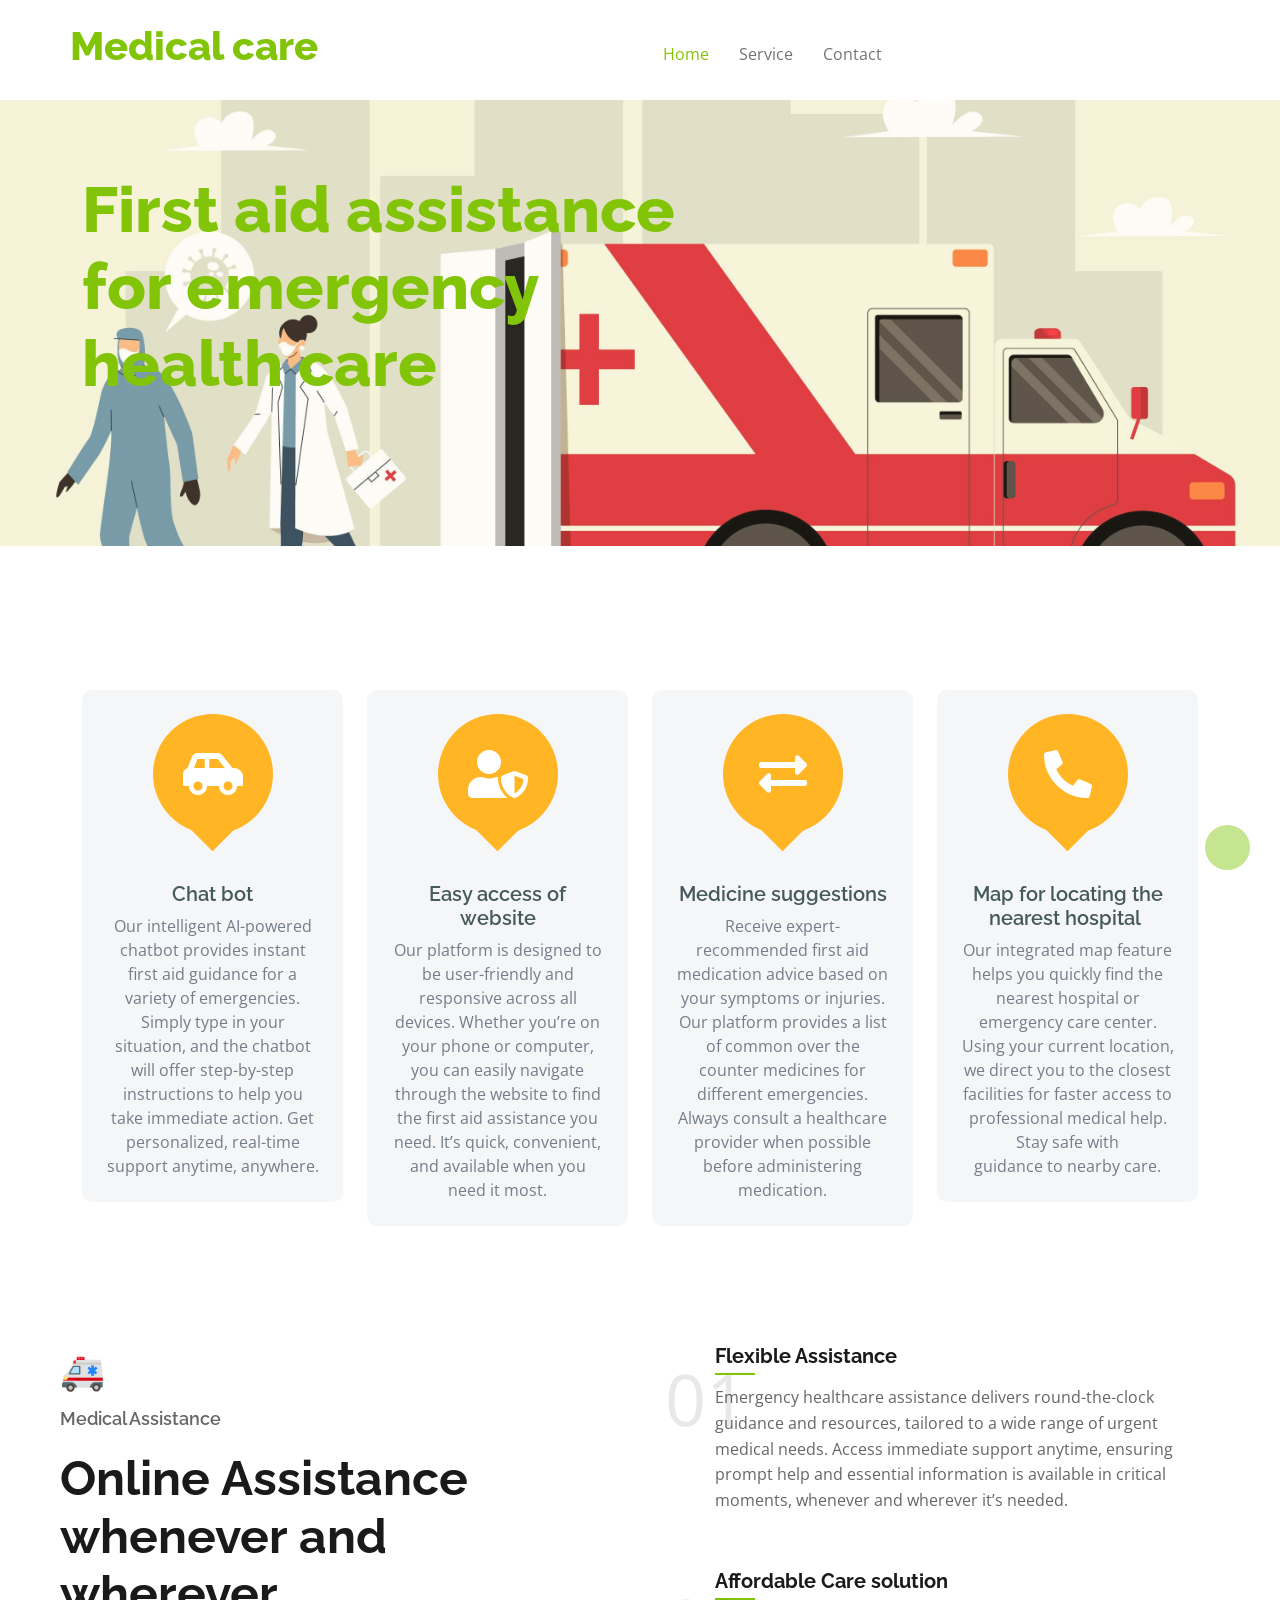
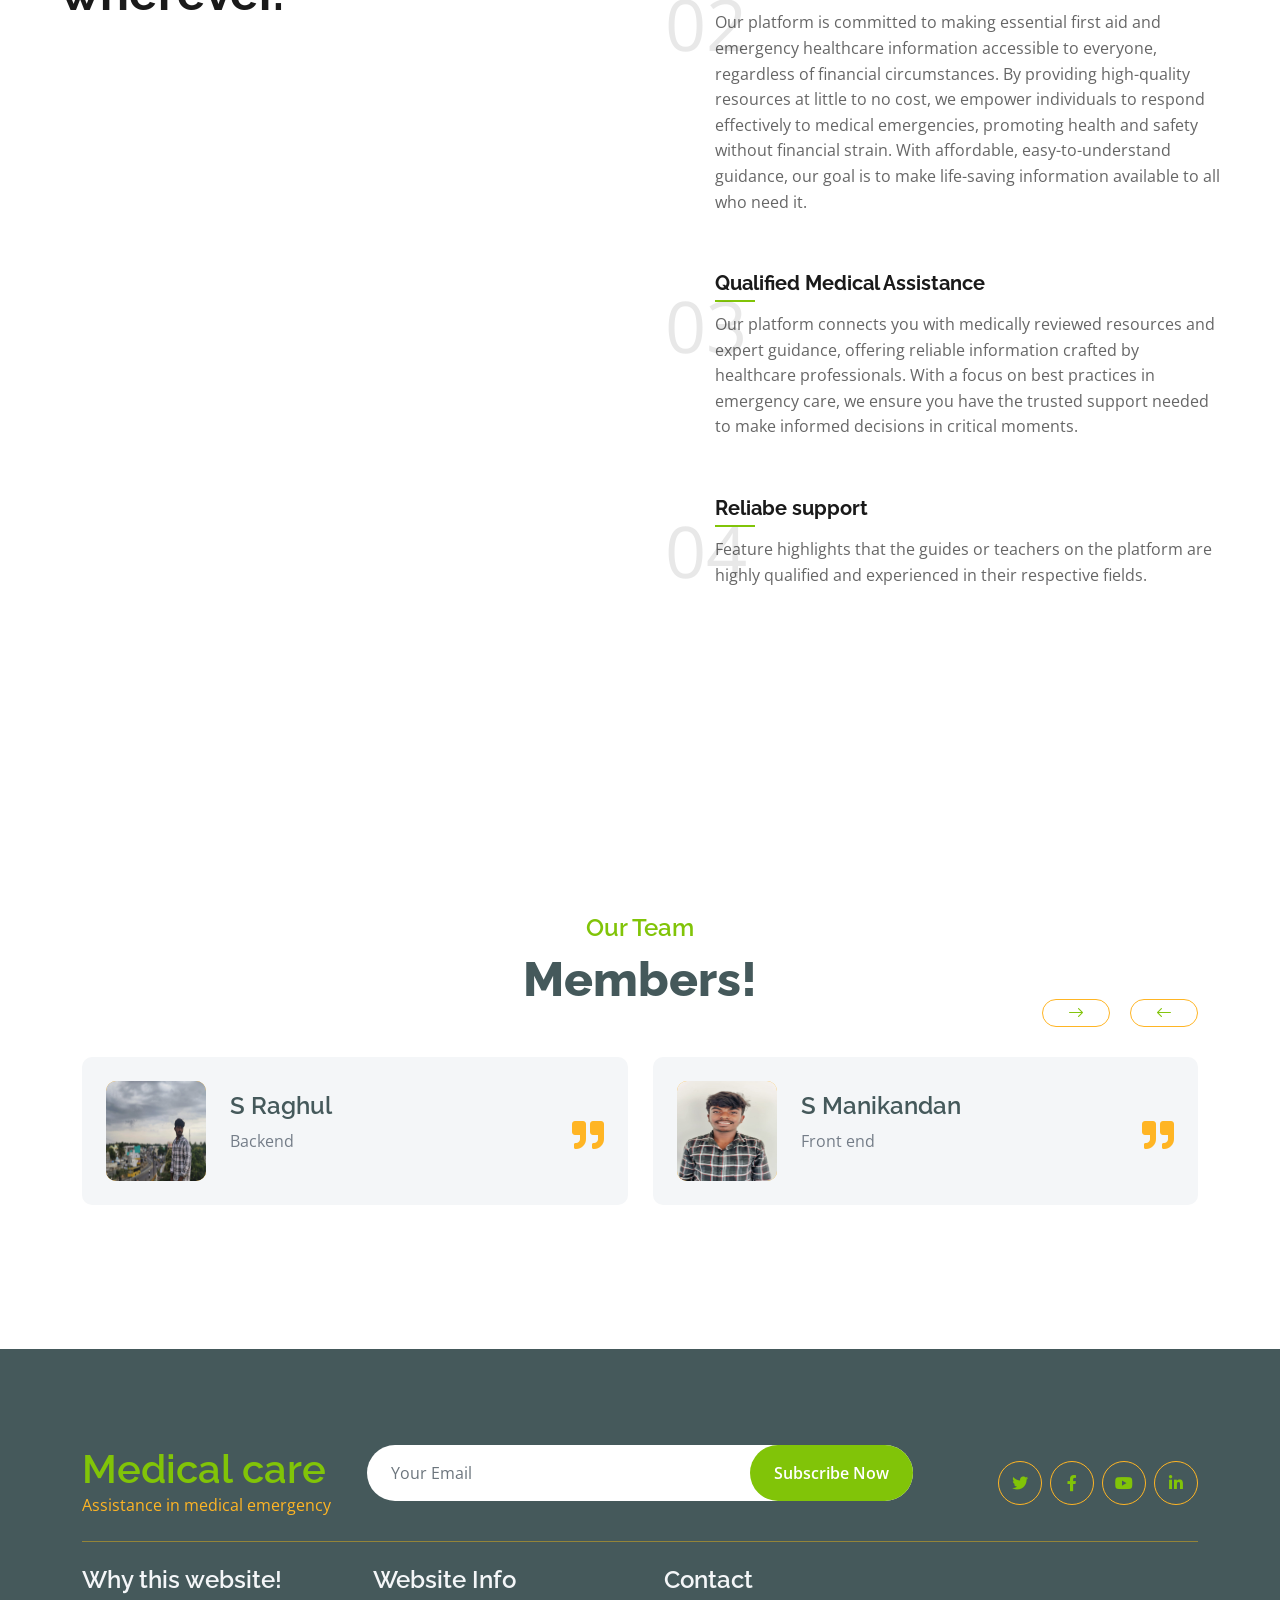
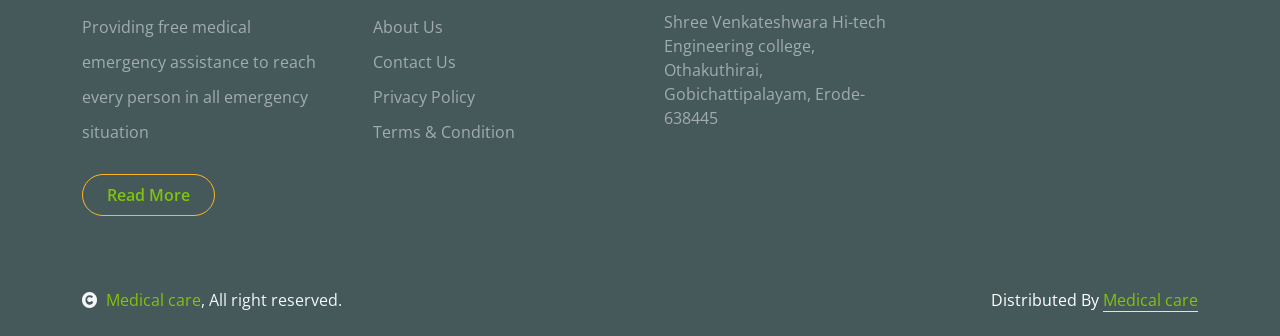
<file: index.html>
!DOCTYPE html>
<html lang="en">

    <head>
        <meta charset="utf-8">
        <title>Medical care</title>
        <link rel="icon" href="img/logo.jpg">
        <meta content="width=device-width, initial-scale=1.0" name="viewport">
        <meta content="" name="keywords">
        <meta content="" name="description">
        <link rel="preconnect" href="https://fonts.googleapis.com">
        <link rel="preconnect" href="https://fonts.gstatic.com" crossorigin>
        <link href="https://fonts.googleapis.com/css2?family=Open+Sans:wght@400;600&family=Raleway:wght@600;800&display=swap" rel="stylesheet"> 
        <link rel="stylesheet" href="https://use.fontawesome.com/releases/v5.15.4/css/all.css"/>
        <link href="https://cdn.jsdelivr.net/npm/bootstrap-icons@1.4.1/font/bootstrap-icons.css" rel="stylesheet">
        <link href="lib/lightbox/css/lightbox.min.css" rel="stylesheet">
        <link href="lib/owlcarousel/assets/owl.carousel.min.css" rel="stylesheet">
        <link href="css/bootstrap.min.css" rel="stylesheet">
        <link href="css/style.css" rel="stylesheet">
    </head>

    <body>

        <div id="spinner" class="show w-100 vh-100 bg-white position-fixed translate-middle top-50 start-50  d-flex align-items-center justify-content-center">
            <div class="spinner-grow text-primary" role="status"></div>
        </div>
        <div class="container-fluid fixed-top">
            <div class="container px-0">
                <nav class="navbar navbar-light bg-white navbar-expand-xl">
                    <a href="index.html" class="navbar-brand"><h1 class="text-primary display-6">Medical care</h1></a>
                    <button class="navbar-toggler py-1 px-2" type="button" data-bs-toggle="collapse" data-bs-target="#navbarCollapse">
                        <span class="fa fa-bars text-primary"></span>
                    </button>
                    <div class="collapse navbar-collapse bg-white" id="navbarCollapse">
                        <div class="navbar-nav mx-auto">
                            <a href="index.html" class="nav-item active nav-link mt-2">Home</a>
                            <a href="service.html" class="nav-item nav-link mt-2">Service</a>
                            <a href="contact.html" class="nav-item nav-link mt-2">Contact</a>
                           

                        </div>
                    </div>
                </nav>
            </div>
        </div>
    </div>
        <div class="modal fade" id="searchModal" tabindex="-1" aria-labelledby="exampleModalLabel" aria-hidden="true">
            <div class="modal-dialog modal-fullscreen">
                <div class="modal-content rounded-0">
                    <div class="modal-header">
                        <h5 class="modal-title" id="exampleModalLabel">Search by keyword</h5>
                        <button type="button" class="btn-close" data-bs-dismiss="modal" aria-label="Close"></button>
                    </div>
                    <div class="modal-body d-flex align-items-center">
                        <div class="input-group w-75 mx-auto d-flex">
                            <input type="search" class="form-control p-3" placeholder="keywords" aria-describedby="search-icon-1">
                            <span id="search-icon-1" class="input-group-text p-3"><i class="fa fa-search"></i></span>
                        </div>
                    </div>
                </div>
            </div>
        </div>
       
        <div class="container-fluid py-5 mb-5 hero-header">
            <div class="container py-5">
                <div class="row g-5 align-items-center">
                    <div class="col-md-12 col-lg-7">
                
                        <h1 class="mb-5 display-3 text-primary">First aid assistance for emergency health care</h1>
                    </div>
                </div>
            </div>
        </div>
        <div class="container-fluid featurs py-5">
            <div class="container py-5">
                <div class="row g-4">
                    <div class="col-md-6 col-lg-3">
                        <div class="featurs-item text-center rounded bg-light p-4">
                            <div class="featurs-icon btn-square rounded-circle bg-secondary mb-5 mx-auto">
                                <i class="fas fa-car-side fa-3x text-white"></i>
                            </div>
                            <div class="featurs-content text-center">
                                <h5>Chat bot</h5>
                                <p class="mb-0">Our intelligent AI-powered chatbot provides instant first aid guidance for a variety of emergencies. Simply type in your situation, and the chatbot will offer step-by-step instructions to help you take immediate action. Get personalized, real-time support anytime, anywhere.
                                </p>
                            </div>
                        </div>
                    </div>
                    <div class="col-md-6 col-lg-3">
                        <div class="featurs-item text-center rounded bg-light p-4">
                            <div class="featurs-icon btn-square rounded-circle bg-secondary mb-5 mx-auto">
                                <i class="fas fa-user-shield fa-3x text-white"></i>
                            </div>
                            <div class="featurs-content text-center">
                                <h5>Easy access of website</h5>
                                <p class="mb-0">Our platform is designed to be user-friendly and responsive across all devices. Whether you’re on your phone or computer, you can easily navigate through the website to find the first aid assistance you need. It’s quick, convenient, and available when you need it most.
                                </p>
                            </div>
                        </div>
                    </div>
                    <div class="col-md-6 col-lg-3">
                        <div class="featurs-item text-center rounded bg-light p-4">
                            <div class="featurs-icon btn-square rounded-circle bg-secondary mb-5 mx-auto">
                                <i class="fas fa-exchange-alt fa-3x text-white"></i>
                            </div>
                            <div class="featurs-content text-center">
                                <h5>Medicine suggestions</h5>
                                <p class="mb-0">Receive expert-recommended first aid medication advice based on your symptoms or injuries. Our platform provides a list of common over the counter medicines for different emergencies. Always consult a healthcare provider when possible before administering medication.

                                </p>
                            </div>
                        </div>
                    </div>
                    <div class="col-md-6 col-lg-3">
                        <div class="featurs-item text-center rounded bg-light p-4">
                            <div class="featurs-icon btn-square rounded-circle bg-secondary mb-5 mx-auto">
                                <i class="fa fa-phone-alt fa-3x text-white"></i>
                            </div>
                            <div class="featurs-content text-center">
                                <h5>Map for locating the nearest hospital </h5>
                                <p class="mb-0">Our integrated map feature helps you quickly find the nearest hospital or emergency care center. Using your current location, we direct you to the closest facilities for faster access to professional medical help. Stay safe with guidance to nearby care.</p>
                            </div>
                        </div>
                    </div>
                </div>
            </div>
   

        <div class="containerss">
            <div class="left-section">
              <div class="icon">🚑</div>
              <h3>Medical Assistance</h3>
              <h1>Online Assistance whenever and wherever.</h1>
            </div>
            <div class="right-section">
              <div class="feature">
                <span class="feature-number">01</span>
                <h3>Flexible Assistance</h3>
                <p>Emergency healthcare assistance delivers round-the-clock guidance and resources, tailored to a wide range of urgent medical needs. Access immediate support anytime, ensuring prompt help and essential information is available in critical moments, whenever and wherever it’s needed.</p>
              </div>
              <div class="feature">
                <span class="feature-number">02</span>
                <h3>Affordable Care solution</h3>
                <p>Our platform is committed to making essential first aid and emergency healthcare information accessible to everyone, regardless of financial circumstances. By providing high-quality resources at little to no cost, we empower individuals to respond effectively to medical emergencies, promoting health and safety without financial strain. With affordable, easy-to-understand guidance, our goal is to make life-saving information available to all who need it.

                </p>
              </div>
              <div class="feature">
                <span class="feature-number">03</span>
                <h3>Qualified Medical Assistance</h3>
               <p>Our platform connects you with medically reviewed resources and expert guidance, offering reliable information crafted by healthcare professionals. With a focus on best practices in emergency care, we ensure you have the trusted support needed to make informed decisions in critical moments.
               </p>                
              </div>
              
              <div class="feature">
                <span class="feature-number">04</span>
                <h3>Reliabe support</h3>
                <p>Feature highlights that the guides or teachers on the platform are highly qualified and experienced in their respective fields.</p>
              </div>
            </div>
          </div>
            </div>
          </div>
                            </div>
                        </div>
                    </div>
                </div>
            </div>
        </div> 
        <div class="container-fluid py-5">
            <div class="container">
              
            </div>
        </div>
        <div class="container-fluid testimonial py-5">
            <div class="container py-5">
                <div class="testimonial-header text-center">
                    <h4 class="text-primary">Our Team</h4>
                    <h1 class="display-5 mb-5 text-dark">Members!</h1>
                </div>
                <div class="owl-carousel testimonial-carousel">
                    <div class="testimonial-item img-border-radius bg-light rounded p-4">
                        <div class="position-relative">
                            <i class="fa fa-quote-right fa-2x text-secondary position-absolute" style="bottom: 30px; right: 0;"></i>
                            
                            <div class="d-flex align-items-center flex-nowrap">
                                <div class="bg-secondary rounded">
                                    <img src="img/rahul.jpg" class="img-fluid rounded" style="width: 100px; height: 100px;" alt="">
                                </div>
                                <div class="ms-4 d-block">
                                    <h4 class="text-dark">S Raghul</h4>
                                    <p class="m-0 pb-3">Backend</p>
                                    <div class="d-flex pe-5">
                                      
                                    </div>
                                </div>
                            </div>
                        </div>
                    </div>
                    <div class="testimonial-item img-border-radius bg-light rounded p-4">
                        <div class="position-relative">
                            <i class="fa fa-quote-right fa-2x text-secondary position-absolute" style="bottom: 30px; right: 0;"></i>
                            
                            <div class="d-flex align-items-center flex-nowrap">
                                <div class="bg-secondary rounded">
                                    <img src="img/mani.jpg" class="img-fluid rounded" style="width: 100px; height: 100px;" alt="">
                                </div>
                                <div class="ms-4 d-block">
                                    <h4 class="text-dark">S Manikandan</h4>
                                    <p class="m-0 pb-3">Front end</p>
                                    <div class="d-flex pe-5">
                                       
                                    </div>
                                </div>
                            </div>
                        </div>
                    </div>
                    <div class="testimonial-item img-border-radius bg-light rounded p-4">
                        <div class="position-relative">
                            <i class="fa fa-quote-right fa-2x text-secondary position-absolute" style="bottom: 30px; right: 0;"></i>
                            
                            <div class="d-flex align-items-center flex-nowrap">
                                <div class="bg-secondary rounded">
                                    <img src="img/paul.jpg" class="img-fluid rounded" style="width: 100px; height: 100px;" alt="">
                                </div>
                                <div class="ms-4 d-block">
                                    <h4 class="text-dark">G Paul solomon</h4>
                                    <p class="m-0 pb-3">Database</p>
                                    <div class="d-flex pe-5">
                                      
                                    </div>
                                </div>
                            </div>
                        </div>
                    </div>
                    <div class="testimonial-item img-border-radius bg-light rounded p-4">
                        <div class="position-relative">
                            <i class="fa fa-quote-right fa-2x text-secondary position-absolute" style="bottom: 30px; right: 0;"></i>
                           
                            <div class="d-flex align-items-center flex-nowrap">
                                <div class="bg-secondary rounded">
                                    <img src="img/priya.jpg" class="img-fluid rounded" style="width: 100px; height: 100px;" alt="">
                                </div>
                                <div class="ms-4 d-block">
                                    <h4 class="text-dark">R Priyadharshini</h4>
                                    <p class="m-0 pb-3">Frontend</p>
                                    <div class="d-flex pe-5">
                                      
                                    </div>
                                </div>
                            </div>
                        </div>
                    </div>
                </div>
            </div>
        </div>
        <div class="container-fluid bg-dark text-white-50 footer pt-5 mt-5">
            <div class="container py-5">
                <div class="pb-4 mb-4" style="border-bottom: 1px solid rgba(226, 175, 24, 0.5) ;">
                    <div class="row g-4">
                        <div class="col-lg-3">
                            <a href="#">
                                <h1 class="text-primary mb-0">Medical care</h1>
                                <p class="text-secondary mb-0">Assistance in medical emergency</p>
                            </a>
                        </div>
                        <div class="col-lg-6">
                            <div class="position-relative mx-auto">
                                <input class="form-control border-0 w-100 py-3 px-4 rounded-pill" type="number" placeholder="Your Email">
                                <button type="submit" class="btn btn-primary border-0 border-secondary py-3 px-4 position-absolute rounded-pill text-white" style="top: 0; right: 0;">Subscribe Now</button>
                            </div>
                        </div>
                        <div class="col-lg-3">
                            <div class="d-flex justify-content-end pt-3">
                                <a class="btn  btn-outline-secondary me-2 btn-md-square rounded-circle" href=""><i class="fab fa-twitter"></i></a>
                                <a class="btn btn-outline-secondary me-2 btn-md-square rounded-circle" href=""><i class="fab fa-facebook-f"></i></a>
                                <a class="btn btn-outline-secondary me-2 btn-md-square rounded-circle" href=""><i class="fab fa-youtube"></i></a>
                                <a class="btn btn-outline-secondary btn-md-square rounded-circle" href=""><i class="fab fa-linkedin-in"></i></a>
                            </div>
                        </div>
                    </div>
                </div>
                <div class="row g-5">
                    <div class="col-lg-3 col-md-6">
                        <div class="footer-item">
                            <h4 class="text-light mb-3">Why this website!</h4>
                            <p class="mb-4">Providing free medical emergency assistance to reach every person in all emergency situation </p>
                            <a href="" class="btn border-secondary py-2 px-4 rounded-pill text-primary">Read More</a>
                        </div>
                    </div>
                    <div class="col-lg-3 col-md-6">
                        <div class="d-flex flex-column text-start footer-item">
                          <h4 class="text-light mb-3">Website Info</h4>
                            <a class="btn-link" href="">About Us</a>
                            <a class="btn-link" href="">Contact Us</a>
                            <a class="btn-link" href="">Privacy Policy</a>
                            <a class="btn-link" href="">Terms & Condition</a>
                           
                        </div>
                    </div>
                    <div class="col-lg-3 col-md-6">
                        <div class="footer-item">
                            <h4 class="text-light mb-3">Contact</h4>
                            <p>Shree Venkateshwara Hi-tech Engineering college,  Othakuthirai, Gobichattipalayam,  Erode-638445</p>
                           
                        </div>
                    </div>
                </div>
            </div>
        </div>
        <div class="container-fluid copyright bg-dark py-4">
            <div class="container">
                <div class="row">
                    <div class="col-md-6 text-center text-md-start mb-3 mb-md-0">
                        <span class="text-light"><a href="#"><i class="fas fa-copyright text-light me-2"></i>Medical care</a>, All right reserved.</span>
                    </div>
                    <div class="col-md-6 my-auto text-center text-md-end text-white">
                      
                    Distributed By <a class="border-bottom" href="">Medical care</a>
                    </div>
                </div>
            </div>
        </div>
        <a href="#" class="btn btn-primary border-3 border-primary rounded-circle back-to-top"><i class="fa fa-arrow-up"></i></a>   
    <script src="https://ajax.googleapis.com/ajax/libs/jquery/3.6.4/jquery.min.js"></script>
    <script src="https://cdn.jsdelivr.net/npm/bootstrap@5.0.0/dist/js/bootstrap.bundle.min.js"></script>
    <script src="lib/easing/easing.min.js"></script>
    <script src="lib/waypoints/waypoints.min.js"></script>
    <script src="lib/lightbox/js/lightbox.min.js"></script>
    <script src="lib/owlcarousel/owl.carousel.min.js"></script>
    <script src="js/main.js"></script>
    </body>

</html>
</file>
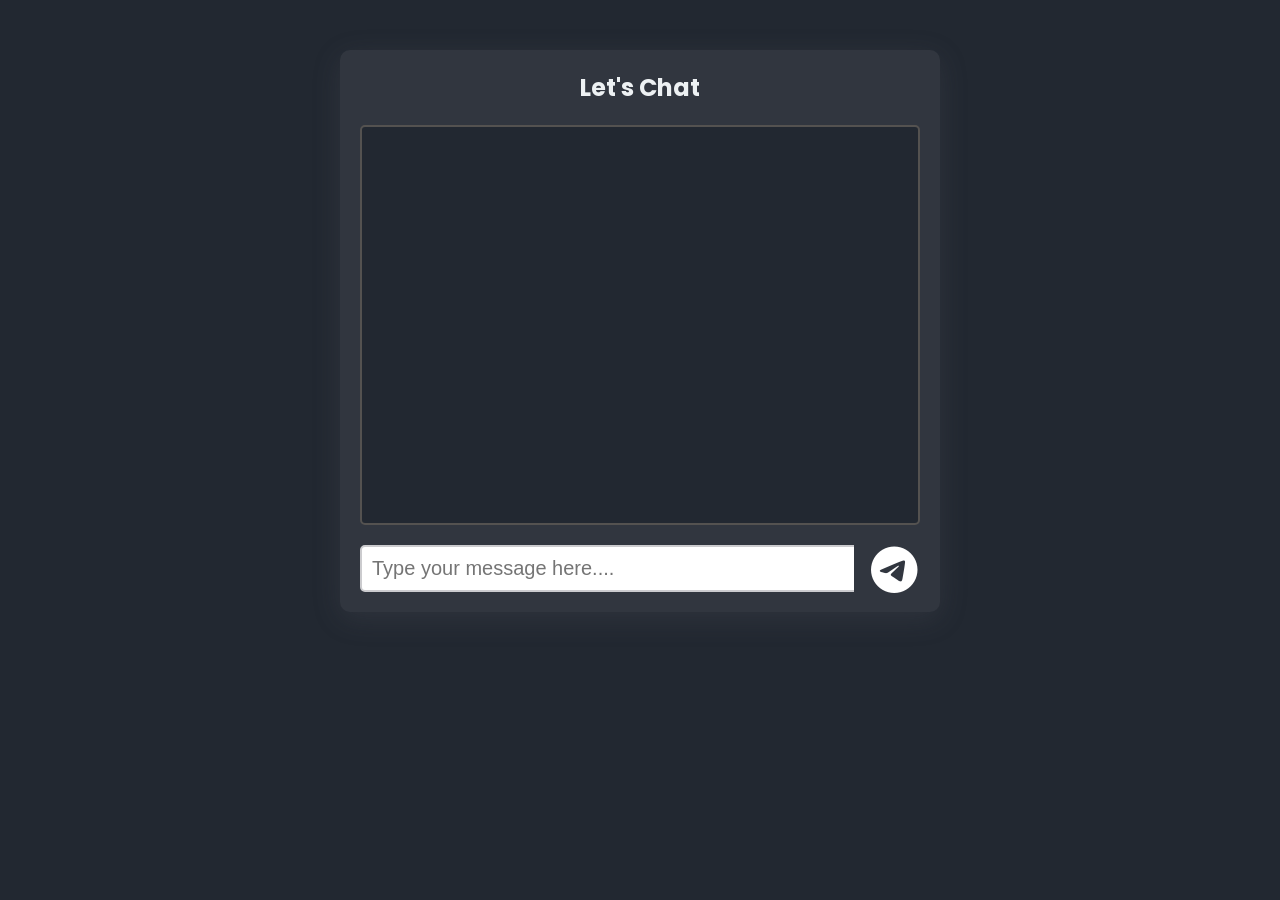
<file: chatbot.html>
<!DOCTYPE html>
<html lang="en">
<head>
    <meta charset="UTF-8">
    <meta name="viewport" content="width=device-width, initial-scale=1.0">
    <title>Chatbot | Becodewala</title>
    <link rel="stylesheet" href="style.css">
<link href="https://fonts.googleapis.com/css2?family=Poppins:wght@500&display=swap" rel="stylesheet">
<link rel="stylesheet" href="https://cdnjs.cloudflare.com/ajax/libs/font-awesome/6.5.1/css/all.min.css" integrity="sha512-DTOQO9RWCH3ppGqcWaEA1BIZOC6xxalwEsw9c2QQeAIftl+Vegovlnee1c9QX4TctnWMn13TZye+giMm8e2LwA==" crossorigin="anonymous" referrerpolicy="no-referrer" />
</head>
<body>
    <div class="container">
        <div class="title">Let's Chat</div>
        <div class="chat" id="chat"></div>
        <input type="text" class="input" id="input" placeholder="Type your message here...." />
        <button class="button" id="button"><i class="fa-brands fa-telegram"></i></button>
      </div>
      
      <script src="script.js"></script>
</body>
</html>
</file>
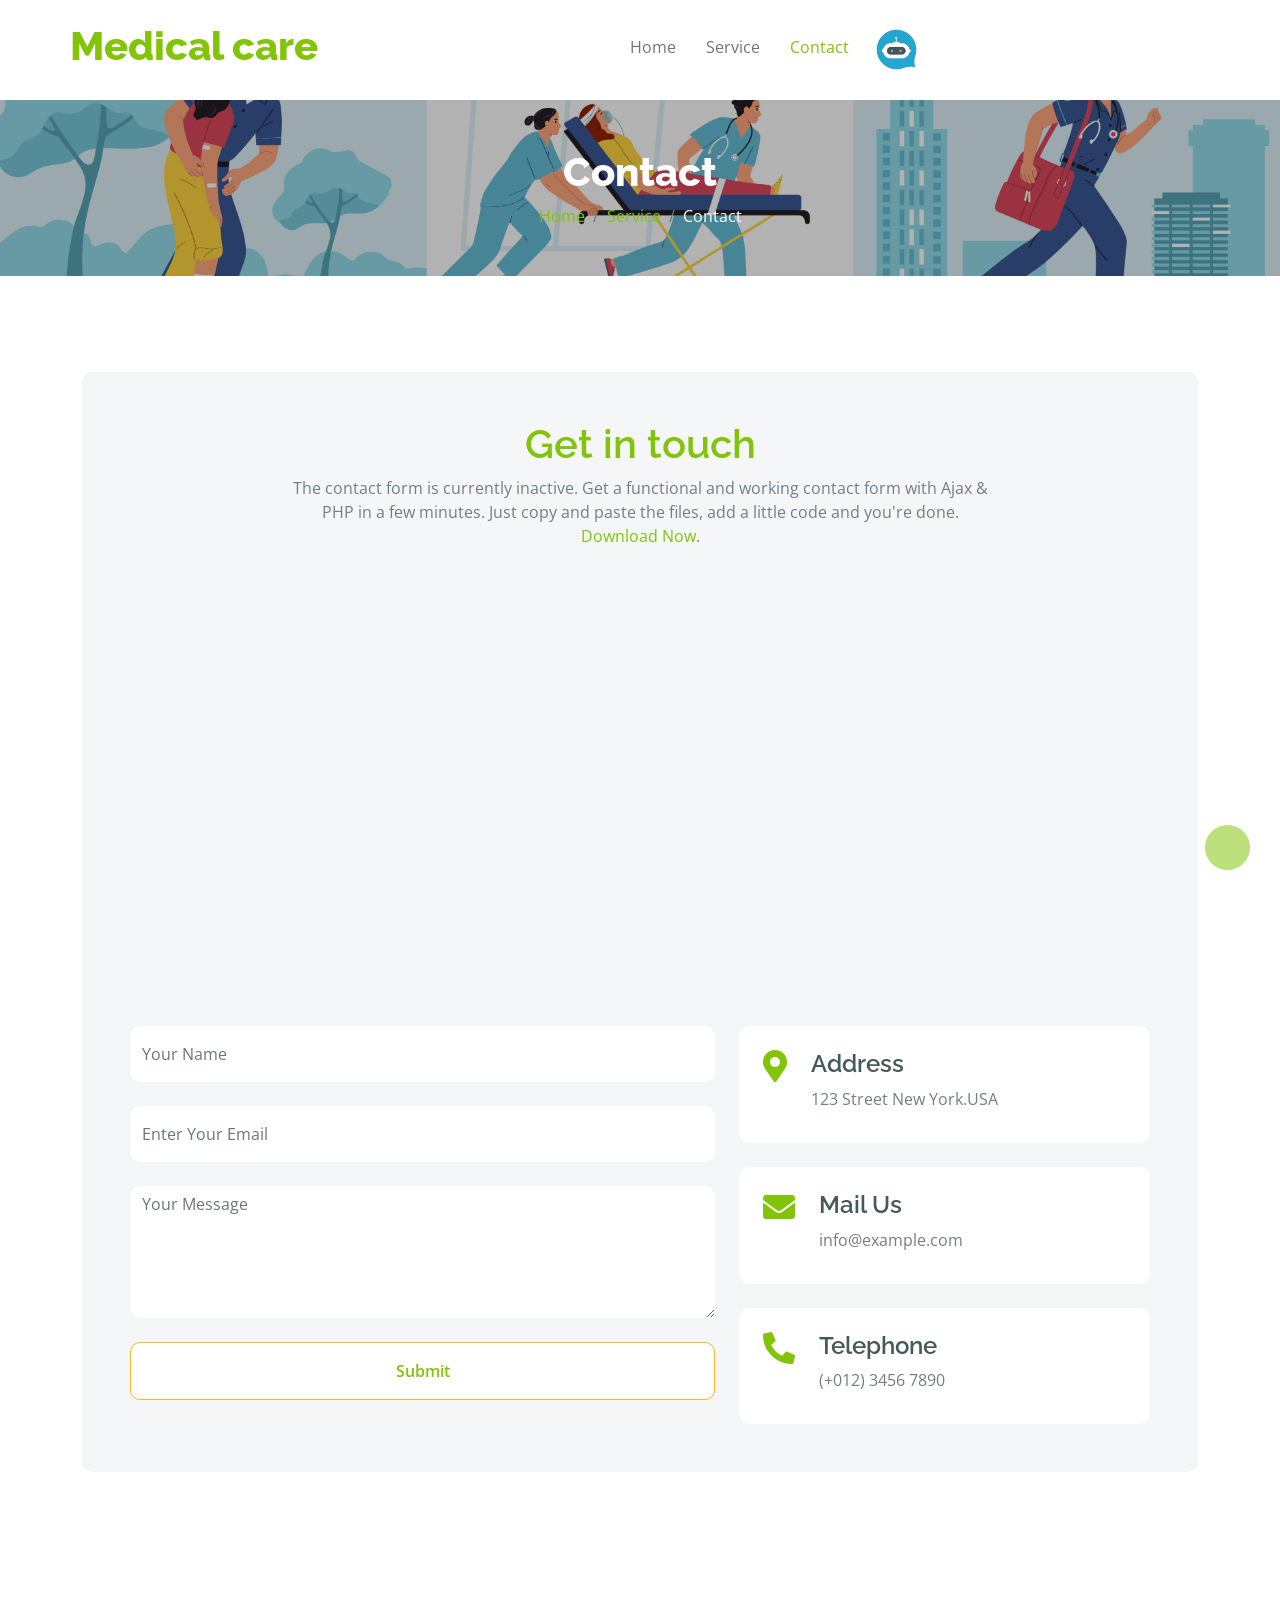
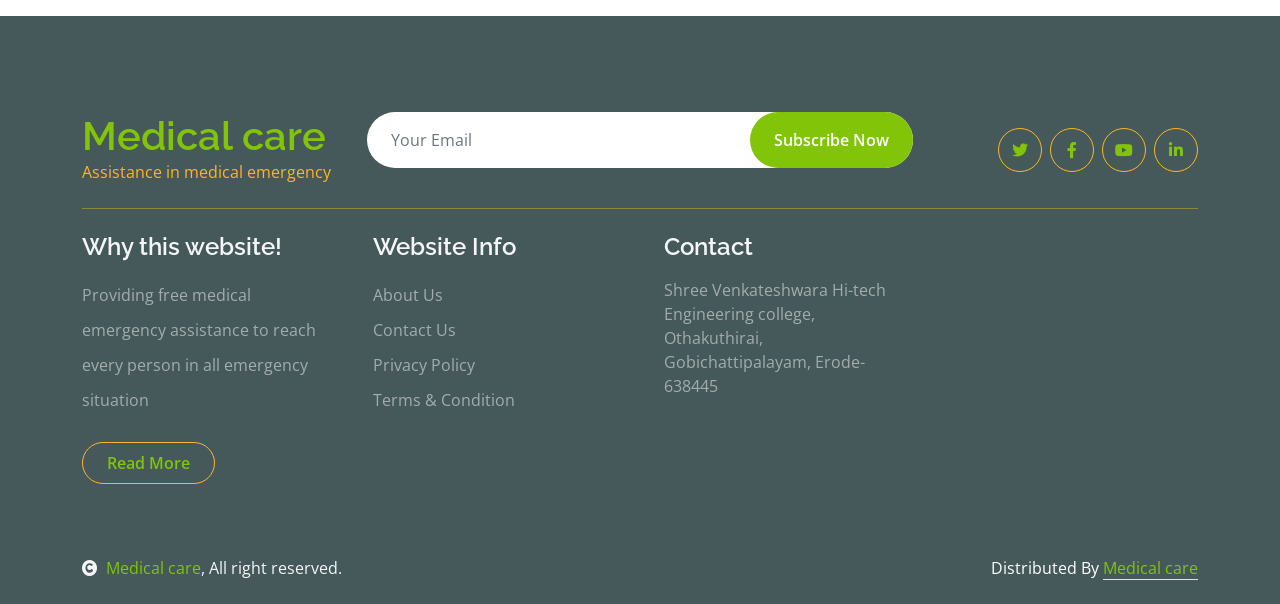
<file: contact.html>
<!DOCTYPE html>
<html lang="en">

    <head>
        <meta charset="utf-8">
        <title>Medical care</title>
        <meta content="width=device-width, initial-scale=1.0" name="viewport">
        <meta content="" name="keywords">
        <meta content="" name="description">
        <link rel="preconnect" href="https://fonts.googleapis.com">
        <link rel="preconnect" href="https://fonts.gstatic.com" crossorigin>
        <link href="https://fonts.googleapis.com/css2?family=Open+Sans:wght@400;600&family=Raleway:wght@600;800&display=swap" rel="stylesheet"> 
        <link rel="stylesheet" href="https://use.fontawesome.com/releases/v5.15.4/css/all.css"/>
        <link href="https://cdn.jsdelivr.net/npm/bootstrap-icons@1.4.1/font/bootstrap-icons.css" rel="stylesheet">
        <link href="lib/lightbox/css/lightbox.min.css" rel="stylesheet">
        <link href="lib/owlcarousel/assets/owl.carousel.min.css" rel="stylesheet">
        <link href="css/bootstrap.min.css" rel="stylesheet">
        <link href="css/style.css" rel="stylesheet">
    </head>

    <body>
        <div id="spinner" class="show w-100 vh-100 bg-white position-fixed translate-middle top-50 start-50  d-flex align-items-center justify-content-center">
            <div class="spinner-grow text-primary" role="status"></div>
        </div>
        <div class="container-fluid fixed-top">
            <div class="container px-0">
                <nav class="navbar navbar-light bg-white navbar-expand-xl">
                    <a href="index.html" class="navbar-brand"><h1 class="text-primary display-6">Medical care</h1></a>
                    <button class="navbar-toggler py-2 px-3" type="button" data-bs-toggle="collapse" data-bs-target="#navbarCollapse">
                        <span class="fa fa-bars text-primary"></span>
                    </button>
                    <div class="collapse navbar-collapse bg-white" id="navbarCollapse">
                        <div class="navbar-nav mx-auto">
                            <a href="index.html" class="nav-item nav-link mt-2">Home</a>
                            <a href="service.html" class="nav-item nav-link mt-2">Service</a>
                            <a href="contact.html" class="nav-item nav-link active mt-2">Contact</a>

                            <div>
                                <a href="#">
                                   </a>
                                <a href="#">
                                     <img src="img/bot.png" width="65px">
                                </a>
                            </div>
                        </div>
                       
                    </div>
                </nav>
            </div>
        </div>
        <div class="modal fade" id="searchModal" tabindex="-1" aria-labelledby="exampleModalLabel" aria-hidden="true">
            <div class="modal-dialog modal-fullscreen">
                <div class="modal-content rounded-0">
                    <div class="modal-header">
                        <h5 class="modal-title" id="exampleModalLabel">Search by keyword</h5>
                        <button type="button" class="btn-close" data-bs-dismiss="modal" aria-label="Close"></button>
                    </div>
                    <div class="modal-body d-flex align-items-center">
                        <div class="input-group w-75 mx-auto d-flex">
                            <input type="search" class="form-control p-3" placeholder="keywords" aria-describedby="search-icon-1">
                            <span id="search-icon-1" class="input-group-text p-3"><i class="fa fa-search"></i></span>
                        </div>
                    </div>
                </div>
            </div>
        </div>
        <div class="container-fluid page-header py-5"><br><br>
            <h1 class="text-center text-white display-6">Contact</h1>
            <ol class="breadcrumb justify-content-center mb-0">
                <li class="breadcrumb-item"><a href="index.html">Home</a></li>
                <li class="breadcrumb-item"><a href="service.html">Service</a></li>
                <li class="breadcrumb-item active text-white">Contact</li>
            </ol>
        </div>
        <div class="container-fluid contact py-5">
            <div class="container py-5">
                <div class="p-5 bg-light rounded">
                    <div class="row g-4">
                        <div class="col-12">
                            <div class="text-center mx-auto" style="max-width: 700px;">
                                <h1 class="text-primary">Get in touch</h1>
                                <p class="mb-4">The contact form is currently inactive. Get a functional and working contact form with Ajax & PHP in a few minutes. Just copy and paste the files, add a little code and you're done. <a href="https://htmlcodex.com/contact-form">Download Now</a>.</p>
                            </div>
                        </div>
                        <div class="col-lg-12">
                            <div class="h-100 rounded">
                                <iframe class="rounded w-100" 
                                style="height: 400px;" src="https://www.google.com/maps/embed?pb=!1m18!1m12!1m3!1d387191.33750346623!2d-73.97968099999999!3d40.6974881!2m3!1f0!2f0!3f0!3m2!1i1024!2i768!4f13.1!3m3!1m2!1s0x89c24fa5d33f083b%3A0xc80b8f06e177fe62!2sNew%20York%2C%20NY%2C%20USA!5e0!3m2!1sen!2sbd!4v1694259649153!5m2!1sen!2sbd" 
                                loading="lazy" referrerpolicy="no-referrer-when-downgrade"></iframe>
                            </div>
                        </div>
                        <div class="col-lg-7">
                            <form action="" class="">
                                <input type="text" class="w-100 form-control border-0 py-3 mb-4" placeholder="Your Name">
                                <input type="email" class="w-100 form-control border-0 py-3 mb-4" placeholder="Enter Your Email">
                                <textarea class="w-100 form-control border-0 mb-4" rows="5" cols="10" placeholder="Your Message"></textarea>
                                <button class="w-100 btn form-control border-secondary py-3 bg-white text-primary " type="submit">Submit</button>
                            </form>
                        </div>
                        <div class="col-lg-5">
                            <div class="d-flex p-4 rounded mb-4 bg-white">
                                <i class="fas fa-map-marker-alt fa-2x text-primary me-4"></i>
                                <div>
                                    <h4>Address</h4>
                                    <p class="mb-2">123 Street New York.USA</p>
                                </div>
                            </div>
                            <div class="d-flex p-4 rounded mb-4 bg-white">
                                <i class="fas fa-envelope fa-2x text-primary me-4"></i>
                                <div>
                                    <h4>Mail Us</h4>
                                    <p class="mb-2">info@example.com</p>
                                </div>
                            </div>
                            <div class="d-flex p-4 rounded bg-white">
                                <i class="fa fa-phone-alt fa-2x text-primary me-4"></i>
                                <div>
                                    <h4>Telephone</h4>
                                    <p class="mb-2">(+012) 3456 7890</p>
                                </div>
                            </div>
                        </div>
                    </div>
                </div>
            </div>
        </div>
<div class="container-fluid bg-dark text-white-50 footer pt-5 mt-5">
    <div class="container py-5">
        <div class="pb-4 mb-4" style="border-bottom: 1px solid rgba(226, 175, 24, 0.5) ;">
            <div class="row g-4">
                <div class="col-lg-3">
                    <a href="#">
                        <h1 class="text-primary mb-0">Medical care</h1>
                        <p class="text-secondary mb-0">Assistance in medical emergency</p>
                    </a>
                </div>
                <div class="col-lg-6">
                    <div class="position-relative mx-auto">
                        <input class="form-control border-0 w-100 py-3 px-4 rounded-pill" type="number" placeholder="Your Email">
                        <button type="submit" class="btn btn-primary border-0 border-secondary py-3 px-4 position-absolute rounded-pill text-white" style="top: 0; right: 0;">Subscribe Now</button>
                    </div>
                </div>
                <div class="col-lg-3">
                    <div class="d-flex justify-content-end pt-3">
                        <a class="btn  btn-outline-secondary me-2 btn-md-square rounded-circle" href=""><i class="fab fa-twitter"></i></a>
                        <a class="btn btn-outline-secondary me-2 btn-md-square rounded-circle" href=""><i class="fab fa-facebook-f"></i></a>
                        <a class="btn btn-outline-secondary me-2 btn-md-square rounded-circle" href=""><i class="fab fa-youtube"></i></a>
                        <a class="btn btn-outline-secondary btn-md-square rounded-circle" href=""><i class="fab fa-linkedin-in"></i></a>
                    </div>
                </div>
            </div>
        </div>
        <div class="row g-5">
            <div class="col-lg-3 col-md-6">
                <div class="footer-item">
                    <h4 class="text-light mb-3">Why this website!</h4>
                    <p class="mb-4">Providing free medical emergency assistance to reach every person in all emergency situation </p>
                    <a href="" class="btn border-secondary py-2 px-4 rounded-pill text-primary">Read More</a>
                </div>
            </div>
            <div class="col-lg-3 col-md-6">
                <div class="d-flex flex-column text-start footer-item">
                  <h4 class="text-light mb-3">Website Info</h4>
                    <a class="btn-link" href="">About Us</a>
                    <a class="btn-link" href="">Contact Us</a>
                    <a class="btn-link" href="">Privacy Policy</a>
                    <a class="btn-link" href="">Terms & Condition</a>
                </div>
            </div>
            <div class="col-lg-3 col-md-6">
                <div class="footer-item">
                    <h4 class="text-light mb-3">Contact</h4>
                    <p>Shree Venkateshwara Hi-tech Engineering college,  Othakuthirai, Gobichattipalayam,  Erode-638445</p>
                </div>
            </div>
        </div>
    </div>
</div>
<div class="container-fluid copyright bg-dark py-4">
    <div class="container">
        <div class="row">
            <div class="col-md-6 text-center text-md-start mb-3 mb-md-0">
                <span class="text-light"><a href="#"><i class="fas fa-copyright text-light me-2"></i>Medical care</a>, All right reserved.</span>
            </div>
            <div class="col-md-6 my-auto text-center text-md-end text-white">
              
            Distributed By <a class="border-bottom" href="">Medical care</a>
            </div>
        </div>
    </div>
</div>
<a href="#" class="btn btn-primary border-3 border-primary rounded-circle back-to-top"><i class="fa fa-arrow-up"></i></a>   
    <script src="https://ajax.googleapis.com/ajax/libs/jquery/3.6.4/jquery.min.js"></script>
    <script src="https://cdn.jsdelivr.net/npm/bootstrap@5.0.0/dist/js/bootstrap.bundle.min.js"></script>
    <script src="lib/easing/easing.min.js"></script>
    <script src="lib/waypoints/waypoints.min.js"></script>
    <script src="lib/lightbox/js/lightbox.min.js"></script>
    <script src="lib/owlcarousel/owl.carousel.min.js"></script>
    <script src="js/main.js"></script>
    </body>

</html>
</file>
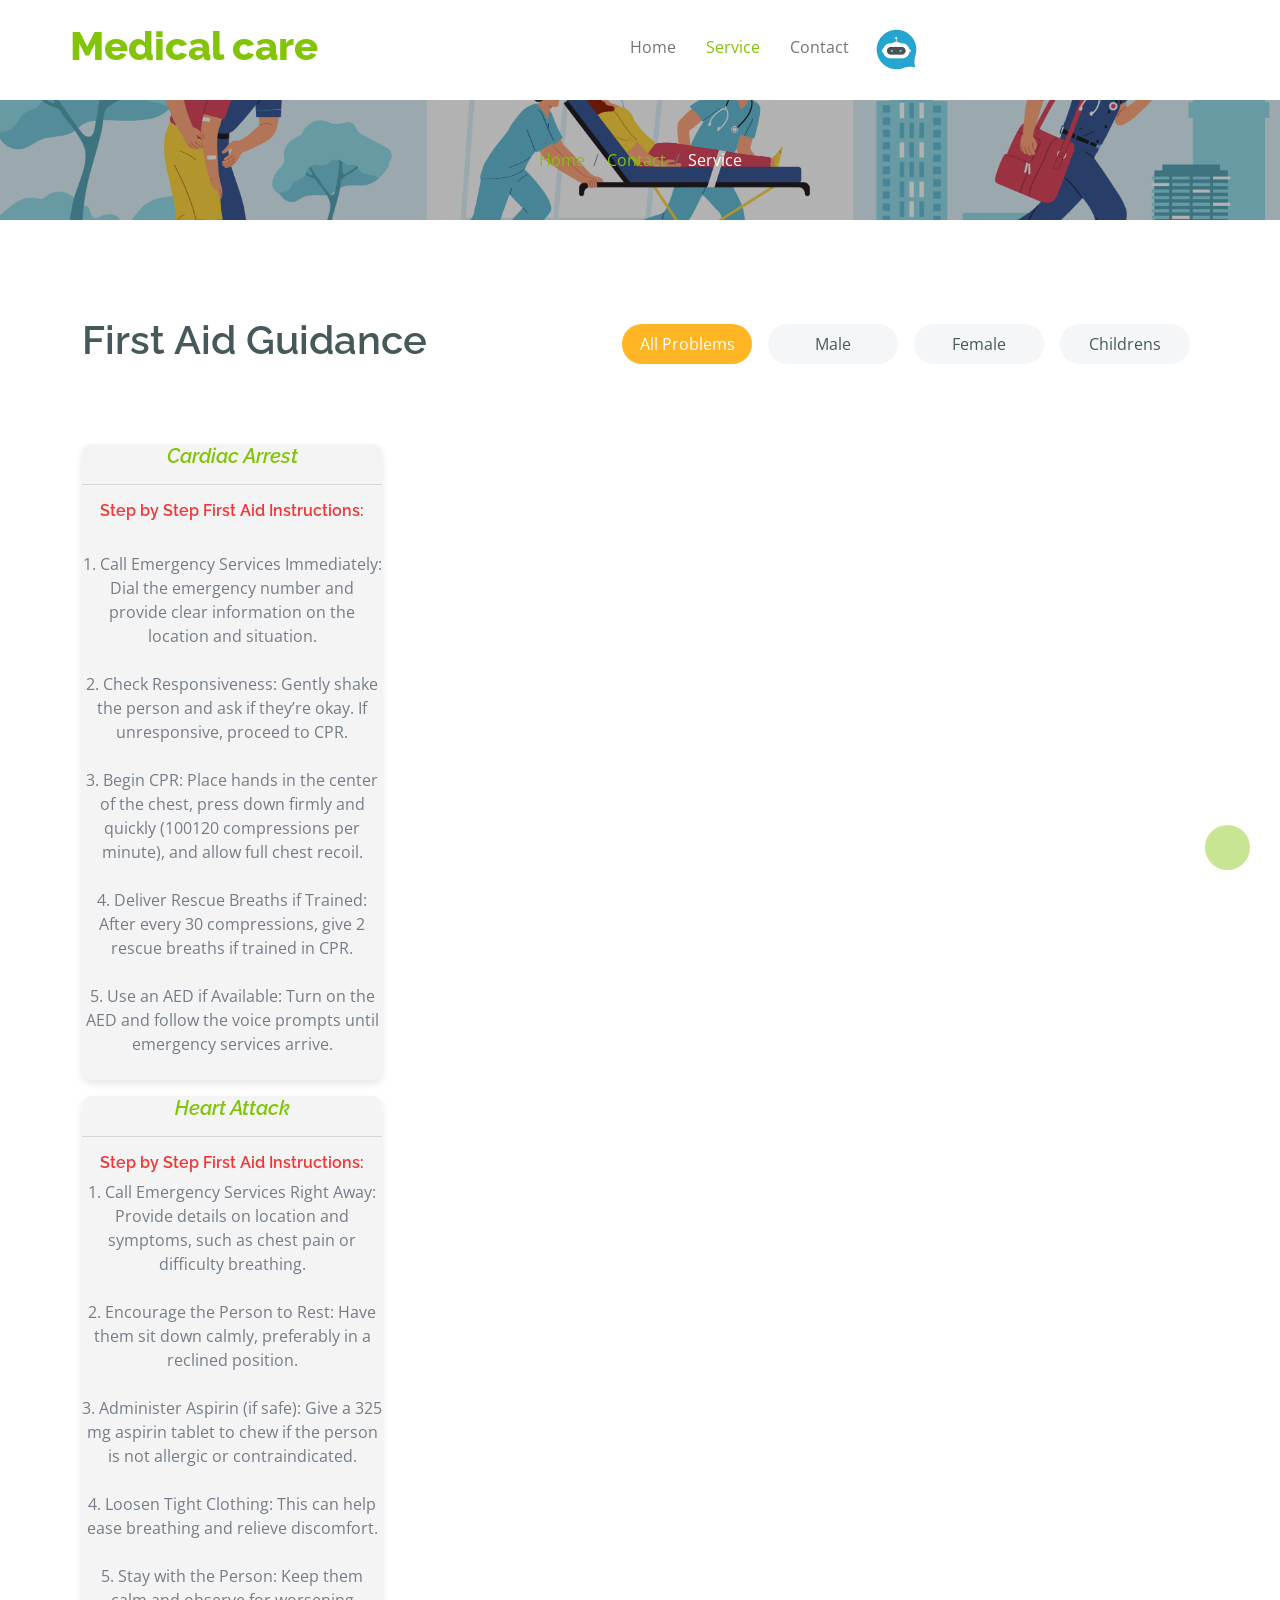
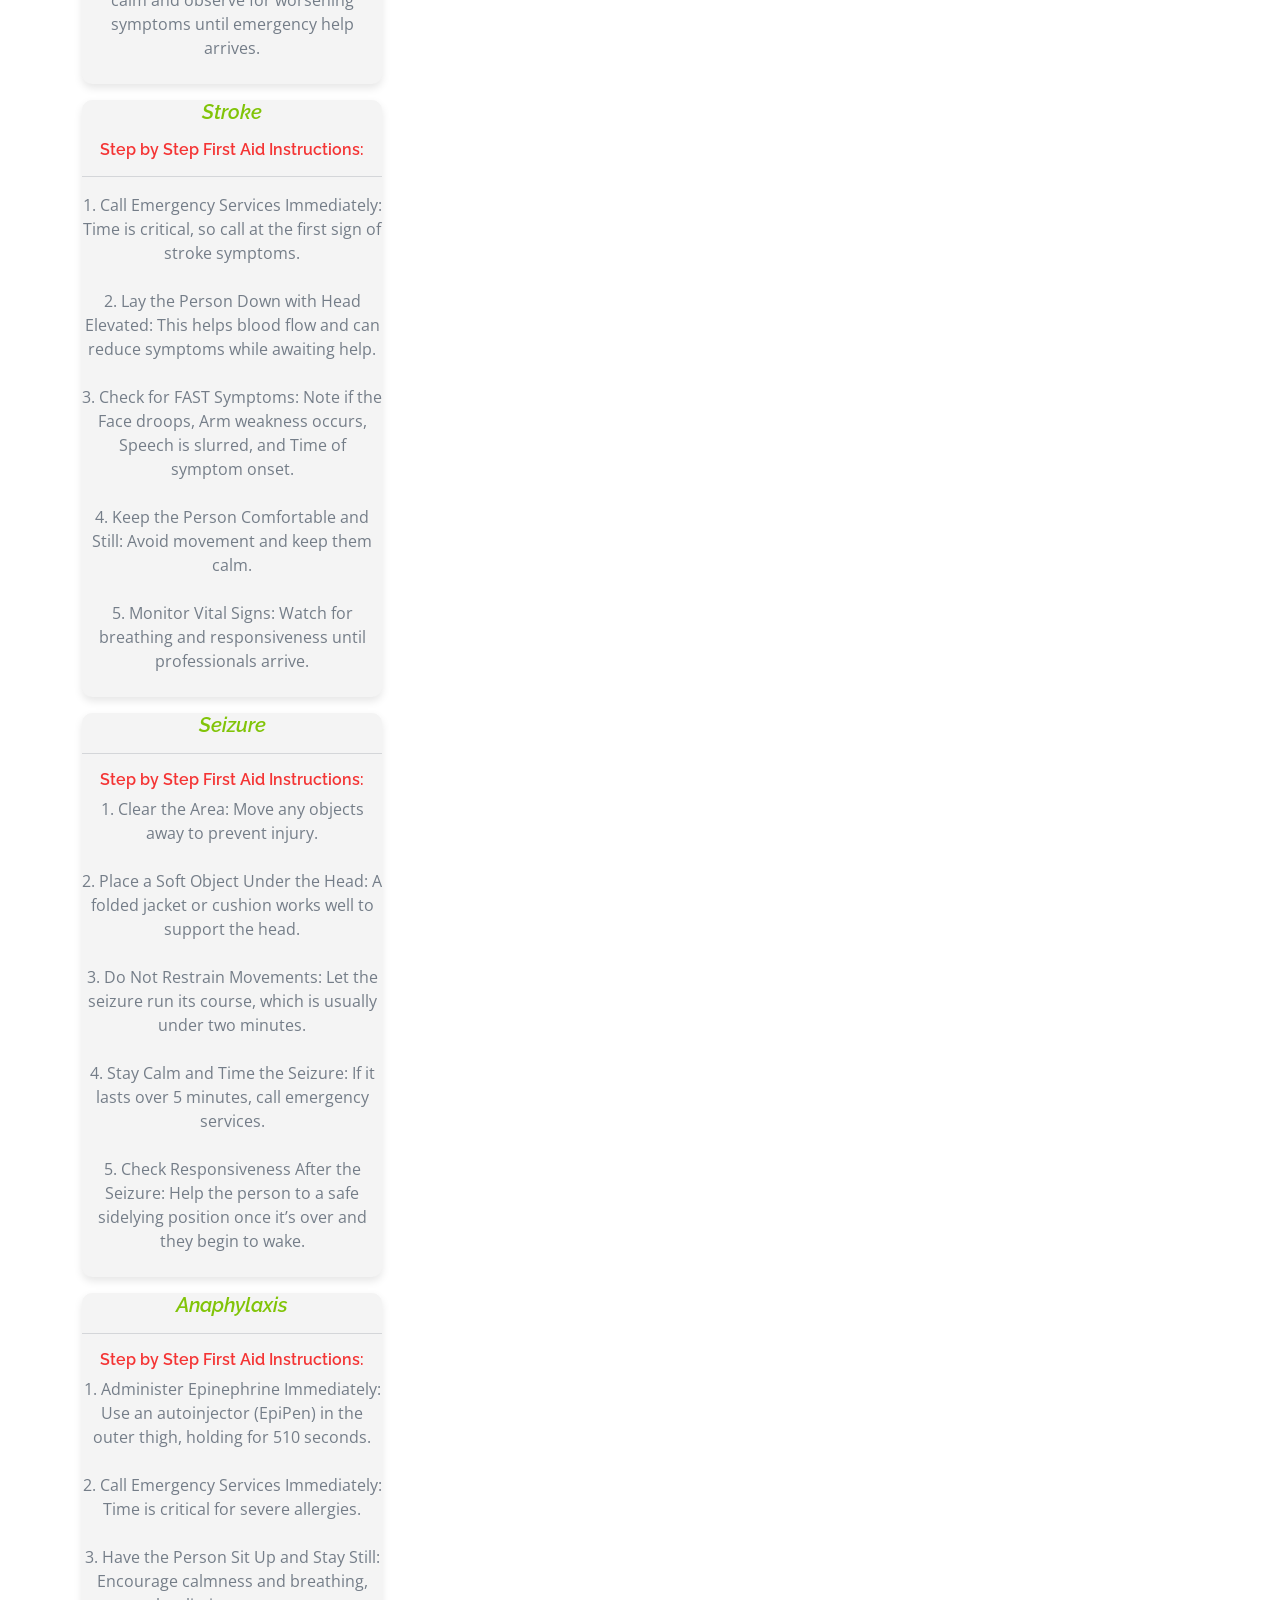
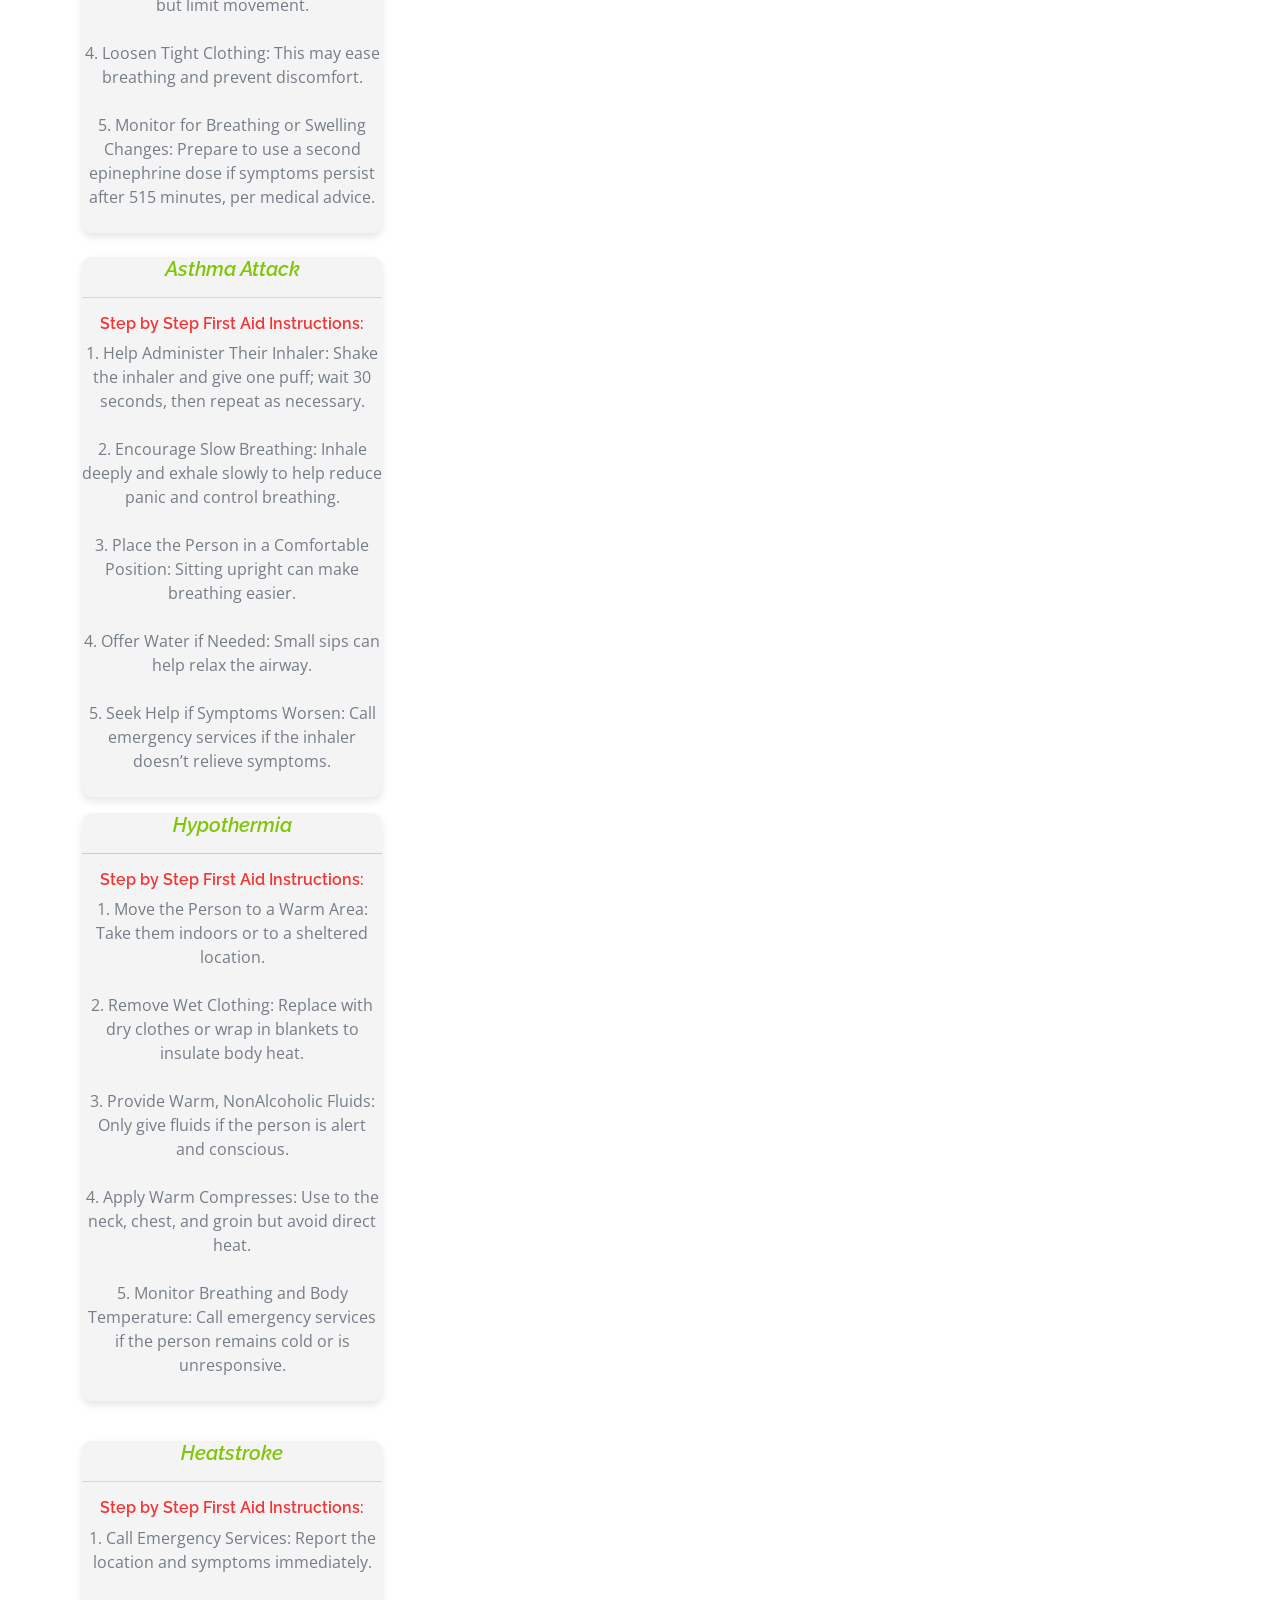
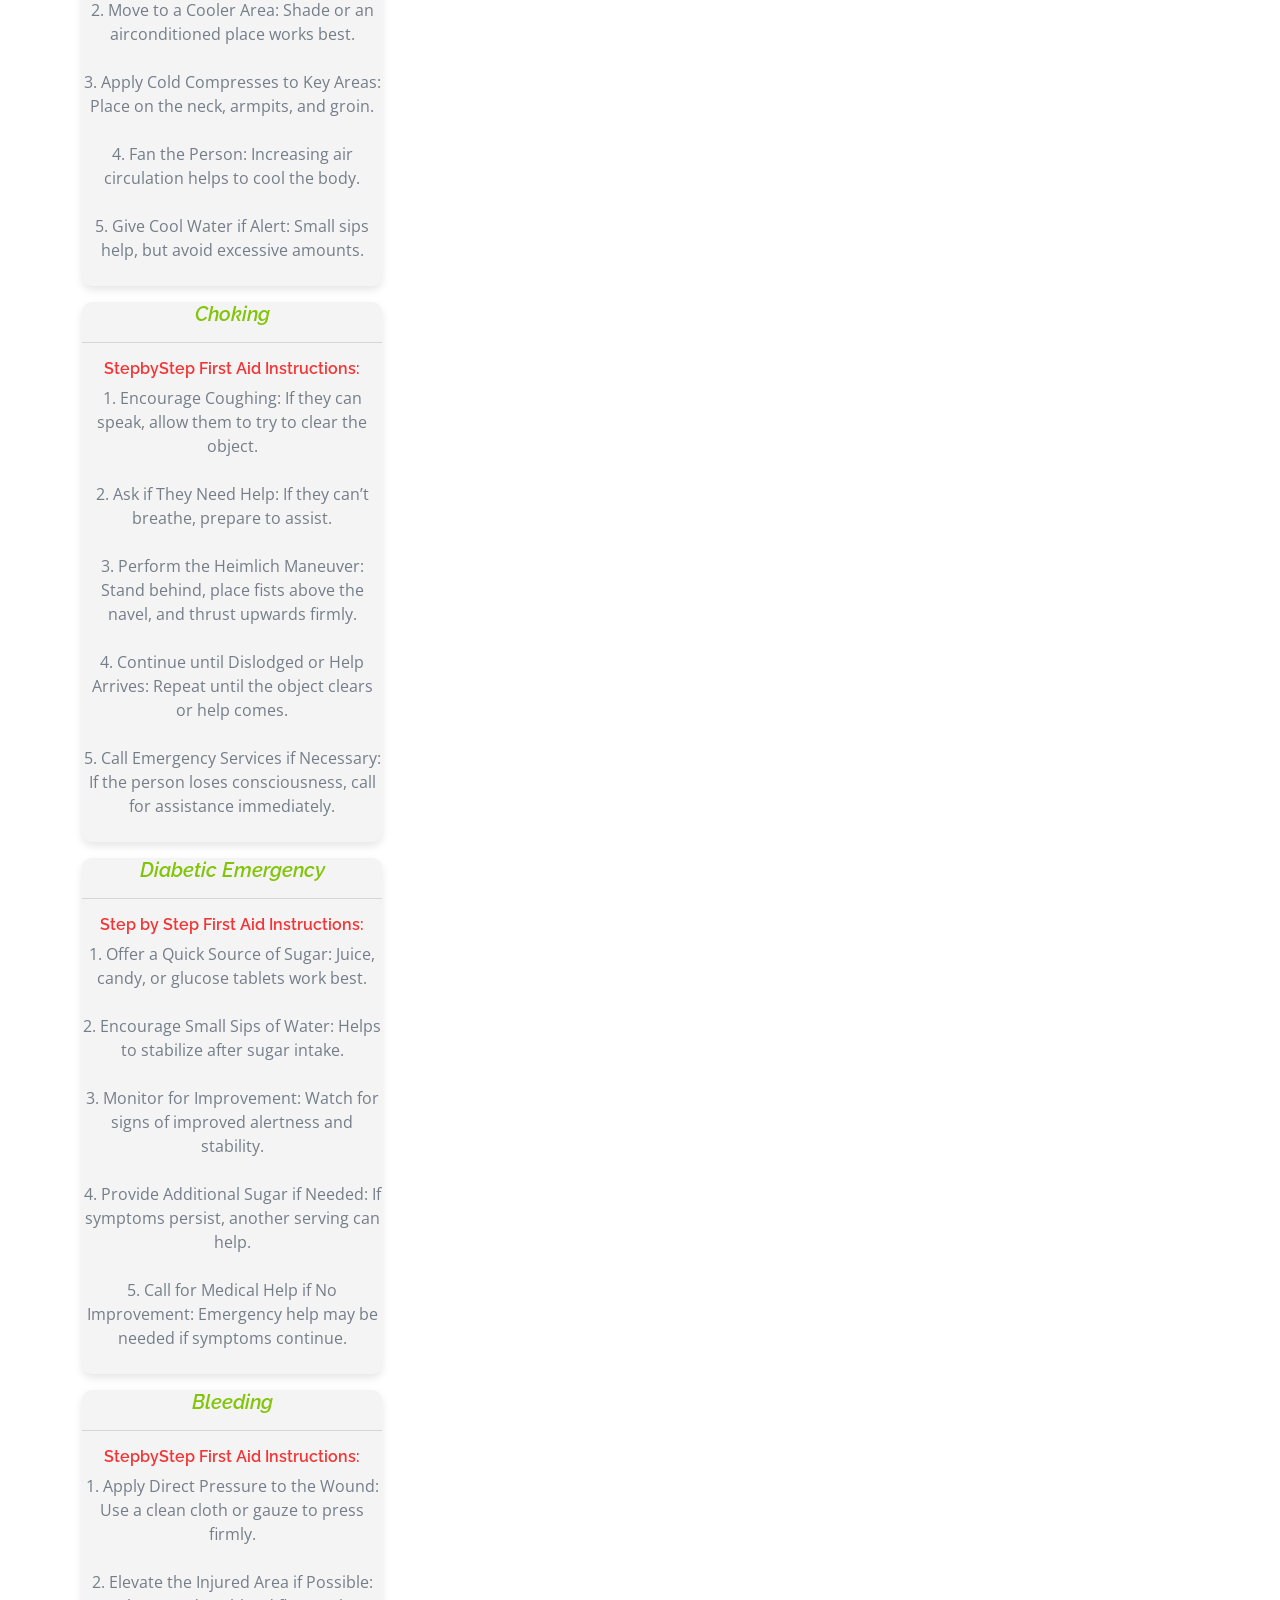
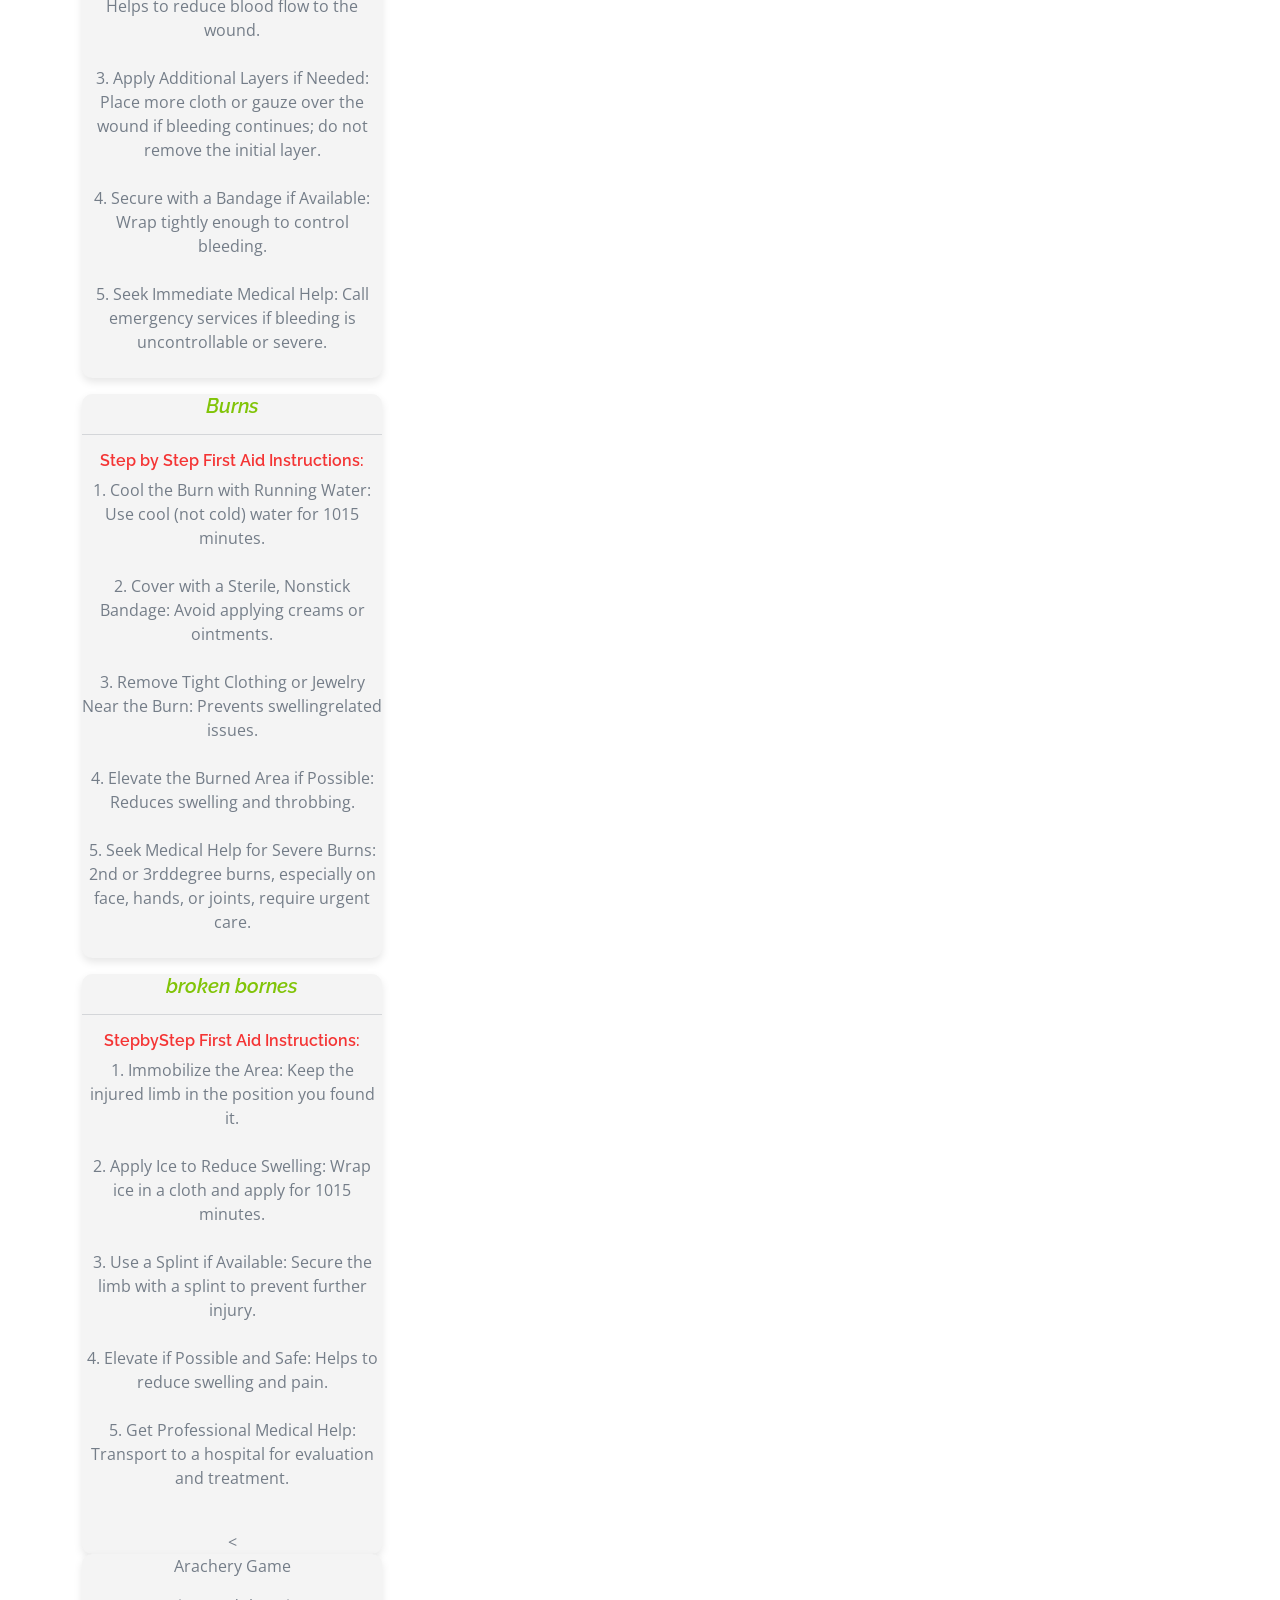
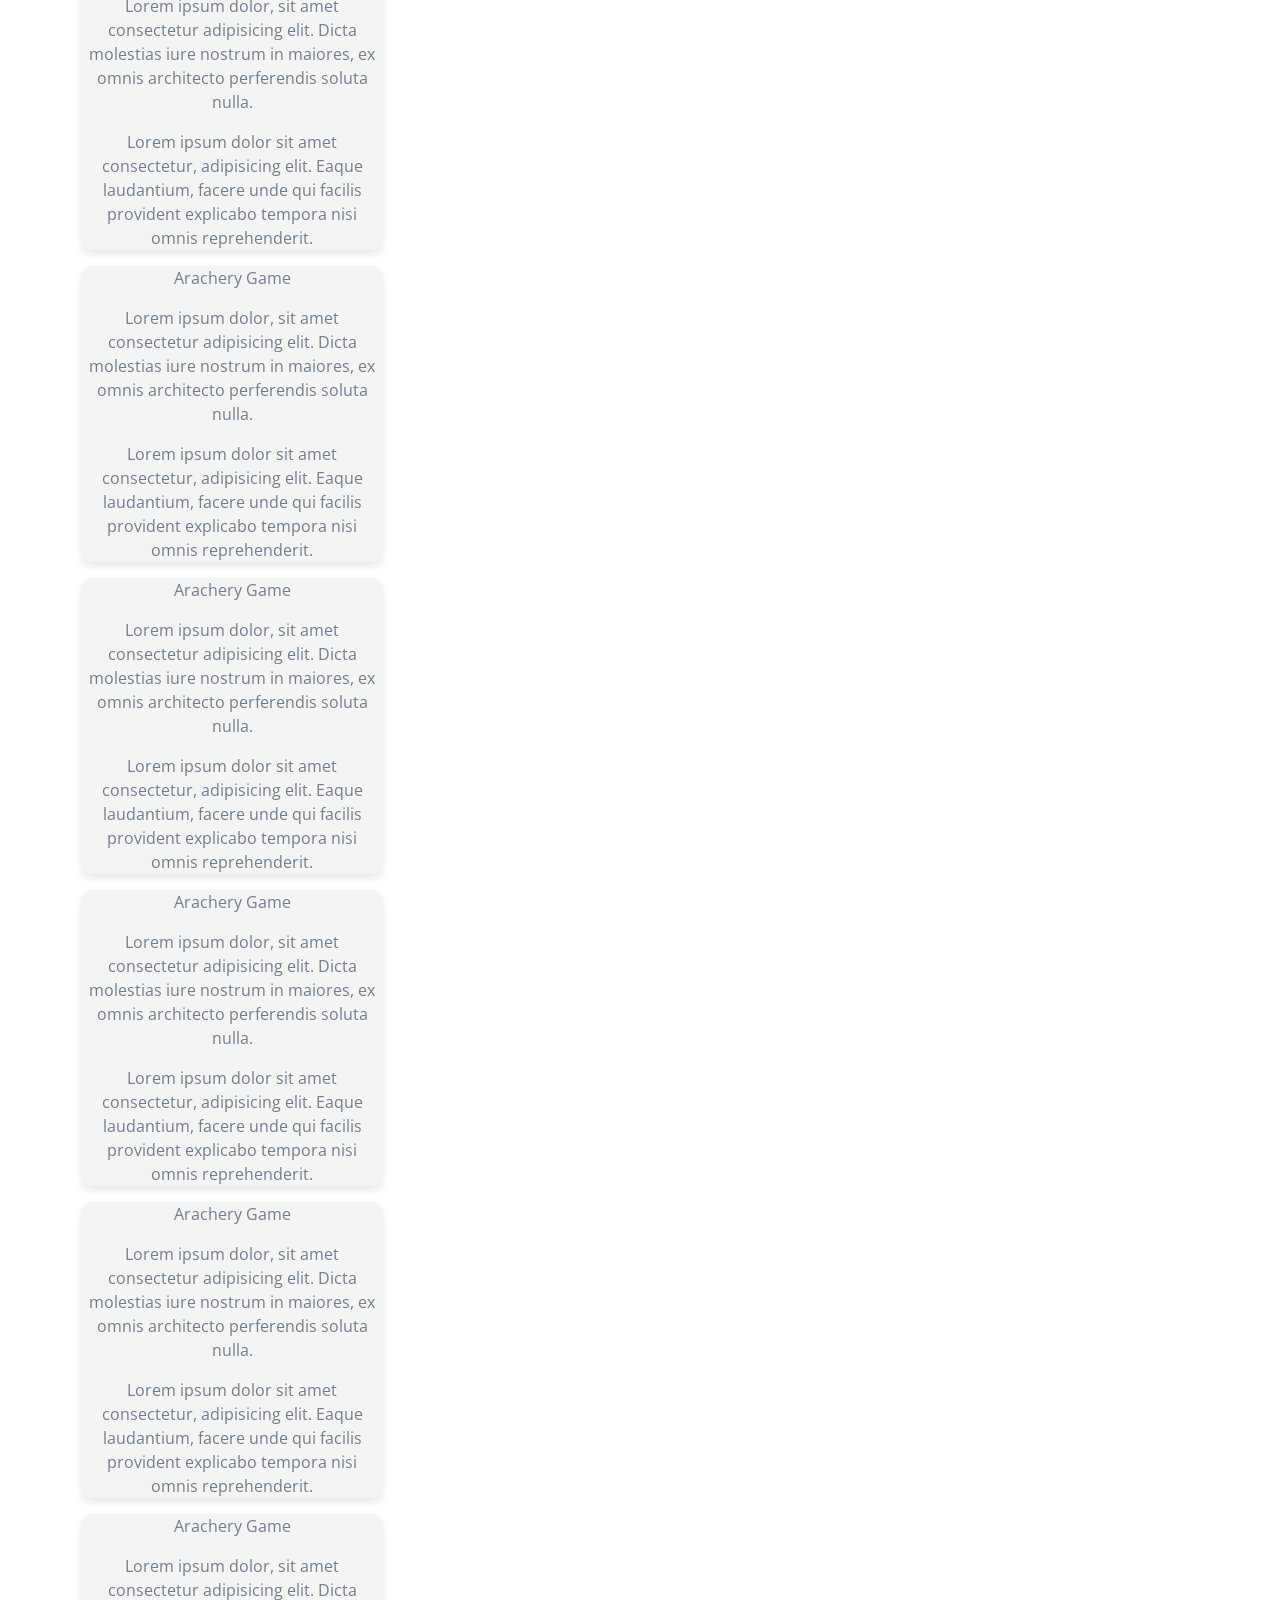
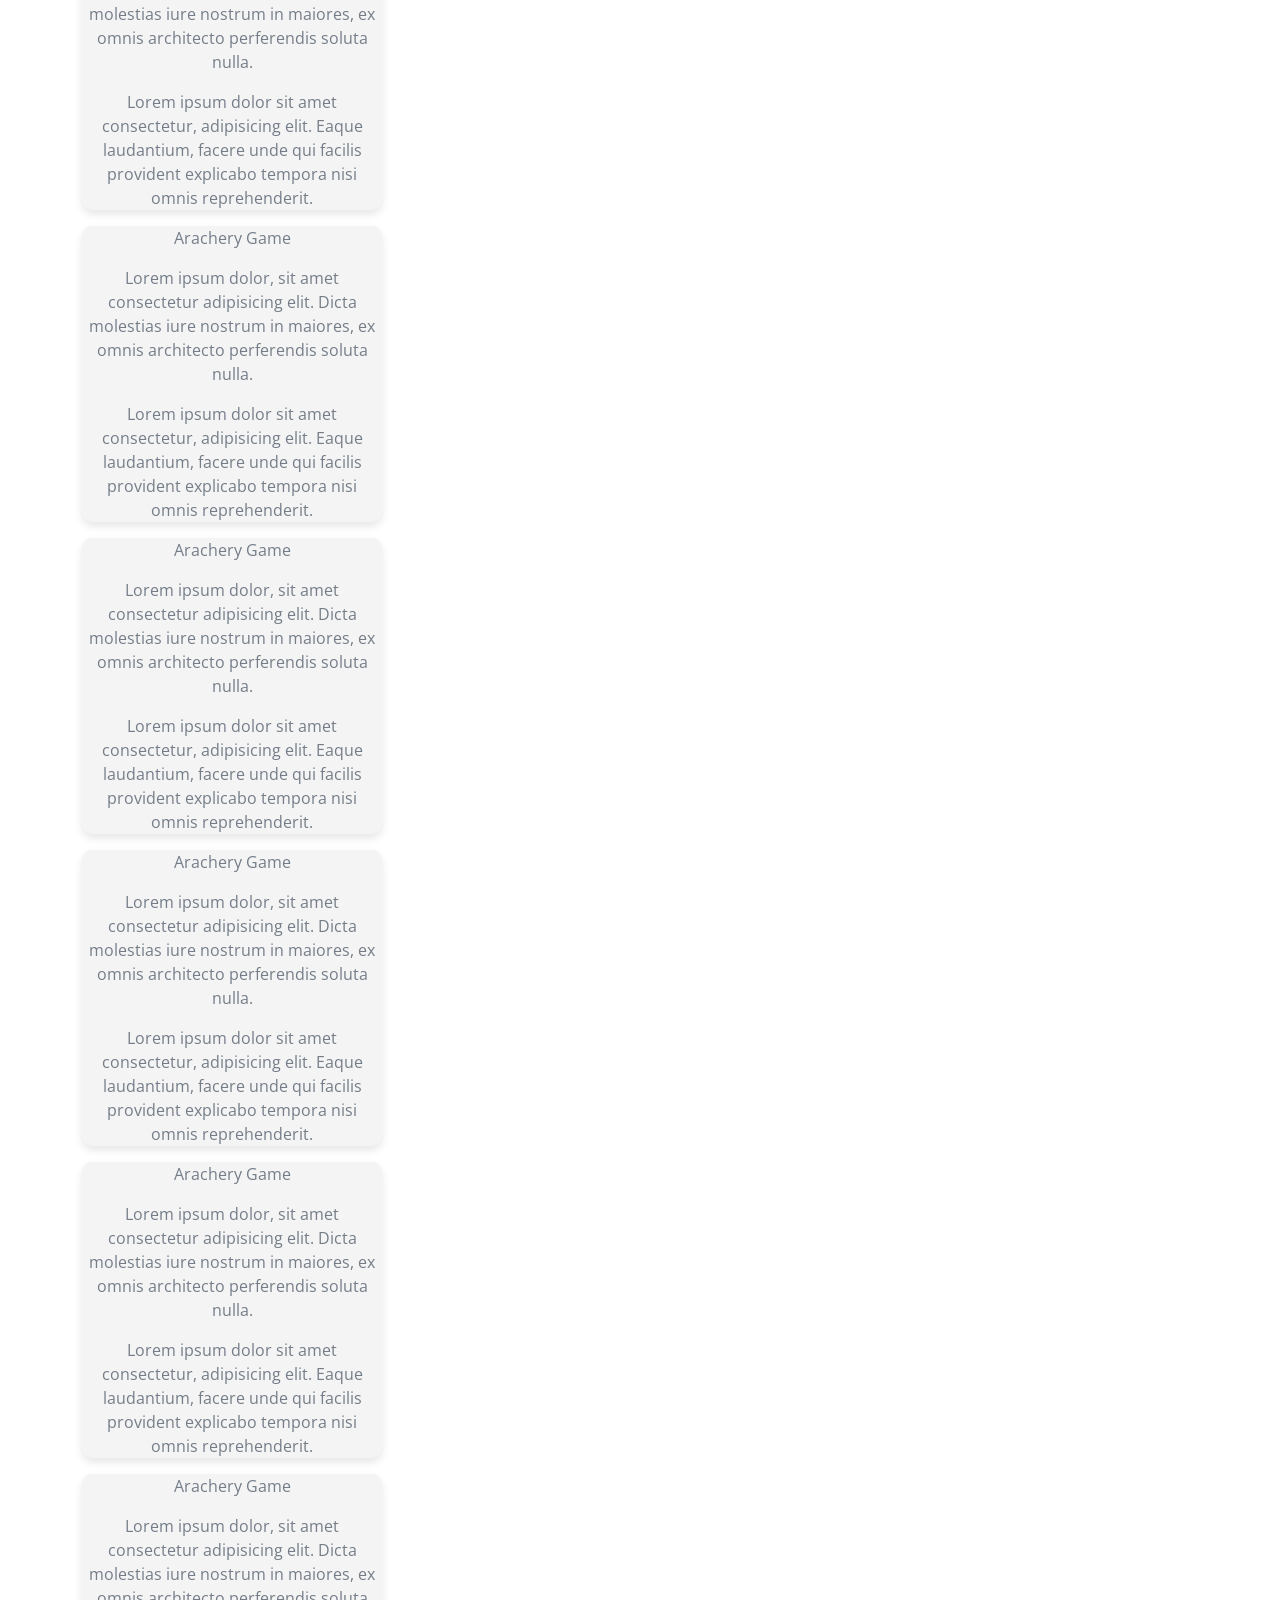
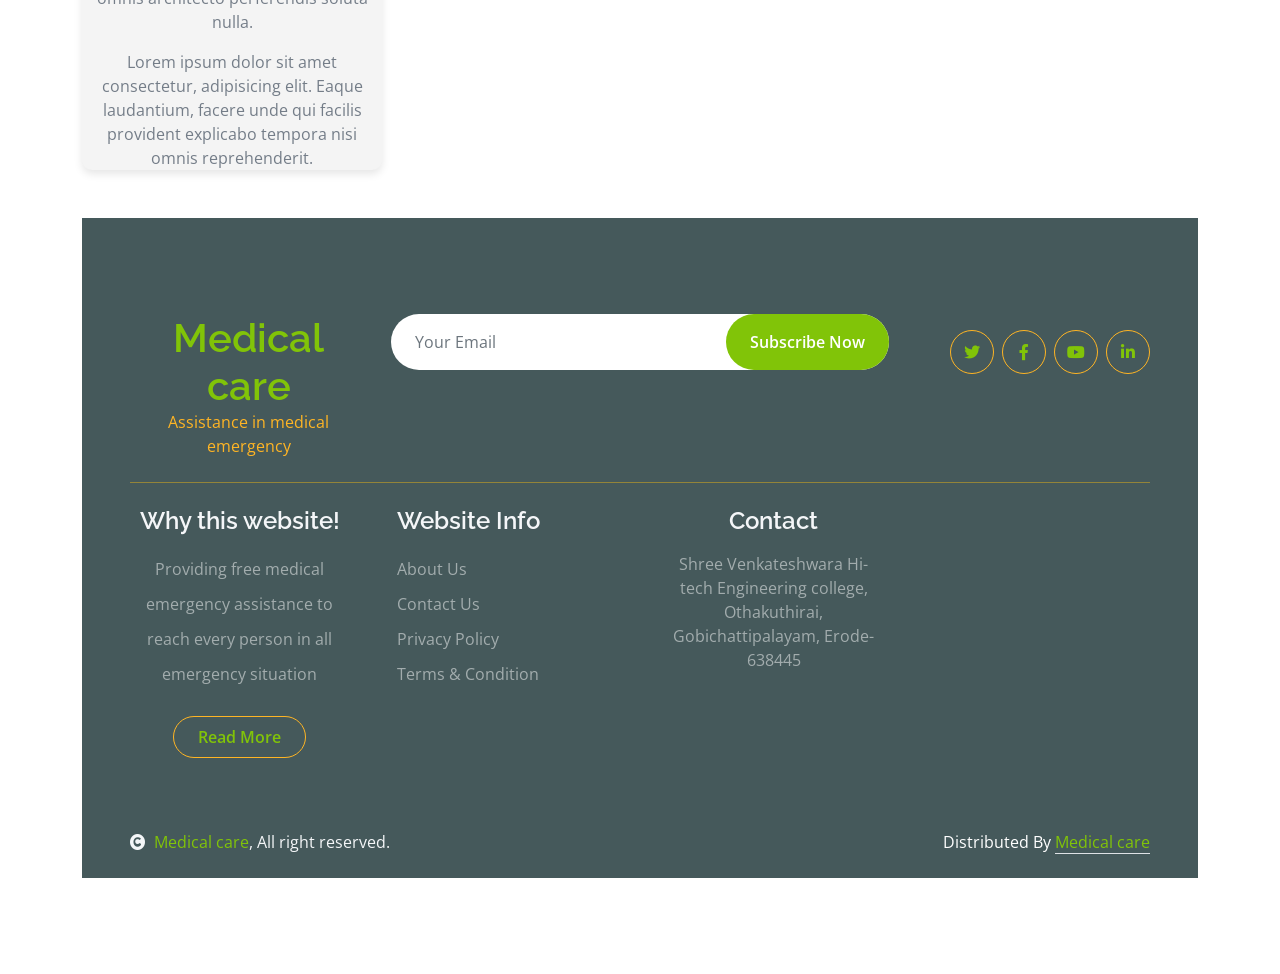
<file: service.html>
<!DOCTYPE html>
<html lang="en">

    <head>
        <meta charset="utf-8">
        <title>Medical care</title>
        <link rel="stylesheet" href="">
        <meta content="width=device-width, initial-scale=1.0" name="viewport">
        <meta content="" name="keywords">
        <meta content="" name="description">
        <link rel="preconnect" href="https://fonts.googleapis.com">
        <link rel="preconnect" href="https://fonts.gstatic.com" crossorigin>
        <link href="https://fonts.googleapis.com/css2?family=Open+Sans:wght@400;600&family=Raleway:wght@600;800&display=swap" rel="stylesheet"> 
        <link rel="stylesheet" href="https://use.fontawesome.com/releases/v5.15.4/css/all.css"/>
        <link href="https://cdn.jsdelivr.net/npm/bootstrap-icons@1.4.1/font/bootstrap-icons.css" rel="stylesheet">
        <link href="lib/lightbox/css/lightbox.min.css" rel="stylesheet">
        <link href="lib/owlcarousel/assets/owl.carousel.min.css" rel="stylesheet">
        <link href="css/bootstrap.min.css" rel="stylesheet">
        <link href="css/style.css" rel="stylesheet">
    </head>

    <body>
        <div id="spinner" class="show w-100 vh-100 bg-white position-fixed translate-middle top-50 start-50  d-flex align-items-center justify-content-center">
            <div class="spinner-grow text-primary" role="status"></div>
        </div>
        <div class="container-fluid fixed-top">
            <div class="container px-0">
                <nav class="navbar navbar-light bg-white navbar-expand-xl">
                    <a href="index.html" class="navbar-brand"><h1 class="text-primary display-6">Medical care</h1></a>
                    <button class="navbar-toggler py-2 px-3" type="button" data-bs-toggle="collapse" data-bs-target="#navbarCollapse">
                        <span class="fa fa-bars text-primary"></span>
                    </button>
                    <div class="collapse navbar-collapse bg-white" id="navbarCollapse">
                        <div class="navbar-nav mx-auto">
                            <a href="index.html" class="nav-item nav-link mt-2">Home</a>
                            <a href="service.html" class="nav-item active nav-link mt-2">Service</a>
                            <a href="contact.html" class="nav-item nav-link mt-2">Contact</a>

                            <div>
                                <a href="#">
                                   </a>
                                <a href="#">
                                     <img src="img/bot.png" width="65px">
                                </a>
                            </div>
                        </div>
                        
                    </div>
                </nav>
            </div>
        </div>
        <div class="modal fade" id="searchModal" tabindex="-1" aria-labelledby="exampleModalLabel" aria-hidden="true">
            <div class="modal-dialog modal-fullscreen">
                <div class="modal-content rounded-0">
                    <div class="modal-header">
                        <h5 class="modal-title" id="exampleModalLabel">Search by keyword</h5>
                        <button type="button" class="btn-close" data-bs-dismiss="modal" aria-label="Close"></button>
                    </div>
                    <div class="modal-body d-flex align-items-center">
                        <div class="input-group w-75 mx-auto d-flex">
                            <input type="search" class="form-control p-3" placeholder="keywords" aria-describedby="search-icon-1">
                            <span id="search-icon-1" class="input-group-text p-3"><i class="fa fa-search"></i></span>
                        </div>
                    </div>
                </div>
            </div>
        </div>
        <div class="container-fluid page-header py-5"><br><br>
            <ol class="breadcrumb justify-content-center mb-0">
                <li class="breadcrumb-item"><a href="index.html">Home</a></li>
                 <li class="breadcrumb-item"><a href="contact.html">Contact</a></li> 
                <li class="breadcrumb-item active text-white">Service</li>
            </ol>
        </div>
        <div class="container-fluid cares py-5">
            <div class="container py-5">
                <div class="tab-class text-center">
                    <div class="row g-4">
                        <div class="col-lg-4 text-start">
                            <h1>First Aid Guidance</h1>
                        </div>
                        <div class="col-lg-8 text-end">
                            <ul class="nav nav-pills d-inline-flex text-center mb-5">
                                <li class="nav-item">
                                    <a class="d-flex m-2 py-2 bg-light rounded-pill active" data-bs-toggle="pill" href="#tab-1">
                                        <span class="text-dark" style="width: 130px;">All Problems</span>
                                    </a>
                                </li>
                                <li class="nav-item">
                                    <a class="d-flex py-2 m-2 bg-light rounded-pill" data-bs-toggle="pill" href="#tab-2">
                                        <span class="text-dark" style="width: 130px;">Male</span>
                                    </a>
                                </li>
                                <li class="nav-item">
                                    <a class="d-flex m-2 py-2 bg-light rounded-pill" data-bs-toggle="pill" href="#tab-3">
                                        <span class="text-dark" style="width: 130px;">Female</span>
                                    </a>
                                </li>
                                <li class="nav-item">
                                    <a class="d-flex m-2 py-2 bg-light rounded-pill" data-bs-toggle="pill" href="#tab-4">
                                        <span class="text-dark" style="width: 130px;">Childrens</span>
                                    </a>
                                </li>
                            </ul>
                        </div>
                    <!-- </div>
                    <div class="tab-content">
                        <div id="tab-1" class="tab-pane fade show p-0 active">
                            <div class="row g-4">
                                <div class="col-lg-12">
                                    <div class="row g-4">
                                        <div class="col-md-6 col-lg-4 col-xl-3">
                                            <div class="rounded position-relative cares-item">
                                                <div class="cares-img">
                                                </div>
                                                
                                                <div class="p-4 border border-secondary border-top-0 rounded-bottom">
                                                    <h4>First Aid for Sepsis
                                                    </h4>
                                                </div>
                                            </div>
                                        </div>
                                        <div class="col-md-6 col-lg-4 col-xl-3">
                                            <div class="rounded position-relative cares-item">
                                                <div class="cares-img">
                                                </div>
                                                
                                               <!-- <div class="p-4 border border-secondary border-top-0 rounded-bottom">
                                                    <h4> First Aid for Sunburn
                                                    </h4>
                                                </div>
                                            </div>
                                        </div>
                                        <div class="col-md-6 col-lg-4 col-xl-3">
                                            <div class="rounded position-relative cares-item">
                                                <div class="cares-img">
                                                </div>
                                                <div class="p-4 border border-secondary border-top-0 rounded-bottom">
                                                    <h4>First Aid for Blisters
                                                    </h4>
                                                </div>
                                            </div>
                                        </div>
                                        <div class="col-md-6 col-lg-4 col-xl-3">
                                            <div class="rounded position-relative cares-item">
                                                <div class="cares-img">
                                                </div>
                                                
                                                <div class="p-4 border border-secondary border-top-0 rounded-bottom">
                                                    <h4>First Aid for Abrasions (Scrapes)
                                                    </h4>
                                                </div>
                                            </div>
                                        </div>
                                        <div class="col-md-6 col-lg-4 col-xl-3">
                                            <div class="rounded position-relative cares-item">
                                                <div class="cares-img">
                                                
                                                </div>
                                                
                                                <div class="p-4 border border-secondary border-top-0 rounded-bottom">
                                                    <h4>First Aid for Cuts (Lacerations)
                                                    </h4>
                                                </div>
                                            </div>
                                        </div>
                                        <div class="col-md-6 col-lg-4 col-xl-3">
                                            <div class="rounded position-relative cares-item">
                                                <div class="cares-img">
                                                    
                                                </div>
                                                
                                                <div class="p-4 border border-secondary border-top-0 rounded-bottom">
                                                    <h4> First Aid for Puncture Wounds
                                                    </h4>
                                                </div>
                                            </div>
                                        </div>
                                        <div class="col-md-6 col-lg-4 col-xl-3">
                                            <div class="rounded position-relative cares-item">
                                                <div class="cares-img">
                                                </div>
                                                
                                                <div class="p-4 border border-secondary border-top-0 rounded-bottom">
                                                    <h4>First Aid for Amputation
                                                    </h4>
                                                </div>
                                            </div>
                                        </div>
                                        <div class="col-md-6 col-lg-4 col-xl-3">
                                            <div class="rounded position-relative cares-item">
                                                <div class="cares-img">
                                
                                                </div>
                                                
                                                <div class="p-4 border border-secondary border-top-0 rounded-bottom">
                                                    <h4>First Aid for Tetanus Infection
                                                    </h4>
                                                </div>
                                            </div>
                                        </div>
                                    </div>
                                </div>
                            </div>
                        </div>
                        <div id="tab-2" class="tab-pane fade show p-0">
                            <div class="row g-4">
                                <div class="col-lg-12">
                                    <div class="row g-4">
                                        <div class="col-md-6 col-lg-4 col-xl-3">
                                            <div class="rounded position-relative cares-item">
                                                <div class="cares-img">
                                                   
                                                </div>
                                                
                                                <div class="p-4 border border-secondary border-top-0 rounded-bottom">
                                                    <h4>First Aid for Crush Injury
                                                    </h4>
                                                </div>
                                            </div>
                                        </div>
                                        <div class="col-md-6 col-lg-4 col-xl-3">
                                            <div class="rounded position-relative cares-item">
                                                <div class="cares-img">
                                                   
                                                </div>
                                                
                                                <div class="p-4 border border-secondary border-top-0 rounded-bottom">
                                                    <h4>First Aid for Scalp Injury
                                                    </h4>
                                                </div>
                                            </div>
                                        </div>
                                    </div>
                                </div>
                            </div>
                        </div>
                        <div id="tab-3" class="tab-pane fade show p-0">
                            <div class="row g-4">
                                <div class="col-lg-12">
                                    <div class="row g-4">
                                        <div class="col-md-6 col-lg-4 col-xl-3">
                                            <div class="rounded position-relative cares-item">
                                                <div class="cares-img">
                                                   
                                                </div>
                                                
                                                <div class="p-4 border border-secondary border-top-0 rounded-bottom">
                                                    <h4>First Aid for Appendicitis
                                                    </h4>
                                                </div>
                                            </div>
                                        </div>
                                        <div class="col-md-6 col-lg-4 col-xl-3">
                                            <div class="rounded position-relative cares-item">
                                                <div class="cares-img">
                                                   
                                                </div>
                                                
                                                <div class="p-4 border border-secondary border-top-0 rounded-bottom">
                                                    <h4> First Aid for Gallstones
                                                    </h4>
                                                </div>
                                            </div>
                                        </div>
                                    </div>
                                </div>
                            </div>
                        </div>
                        <div id="tab-4" class="tab-pane fade show p-0">
                            <div class="row g-4">
                                <div class="col-lg-12">
                                    <div class="row g-4">
                                        <div class="col-md-6 col-lg-4 col-xl-3">
                                            <div class="rounded position-relative cares-item">
                                                <div class="cares-img">
                                                   
                                                </div>
                                                
                                                <div class="p-4 border border-secondary border-top-0 rounded-bottom">
                                                    <h4>First Aid for Sickle Cell Crisis
                                                    </h4>
                                                </div>
                                            </div>
                                        </div>
                                        <div class="col-md-6 col-lg-4 col-xl-3">
                                            <div class="rounded position-relative cares-item">
                                                <div class="cares-img">
                                                  
                                                </div>
                                                
                                                <div class="p-4 border border-secondary border-top-0 rounded-bottom">
                                                    <h4> First Aid for Blood Clot (Embolism)
                                                    </h4>
                                                </div>
                                            </div>
                                        </div>
                                    </div>
                                </div>
                            </div>
                        </div>
                        <div id="tab-5" class="tab-pane fade show p-0">
                            <div class="row g-4">
                                <div class="col-lg-12">
                                    <div class="row g-4">
                                        <div class="col-md-6 col-lg-4 col-xl-3">
                                            <div class="rounded position-relative cares-item">
                                                <div class="cares-img">
                                                   
                                                </div>
                                                
                                                <div class="p-4 border border-secondary border-top-0 rounded-bottom">
                                                    <h4>First Aid for Fever
                                                    </h4>
                                                </div>
                                            </div>
                                        </div>
                                        <div class="col-md-6 col-lg-4 col-xl-3">
                                            <div class="rounded position-relative cares-item">
                                                <div class="cares-img">
                                                  
                                                </div>
                                                
                                                <div class="p-4 border border-secondary border-top-0 rounded-bottom">
                                                    <h4>First Aid for Hypotension (Low Blood Pressure)
                                                    </h4>
                                                </div>
                                            </div>
                                        </div>
                                        <div class="col-md-6 col-lg-4 col-xl-3">
                                            <div class="rounded position-relative cares-item">
                                                <div class="cares-img">
                                                   
                                                </div>
                                                
                                                <br>
                                                <br>
                                                <div class="p-4 border border-secondary border-top-0 rounded-bottom">
                                                   <h4>First Aid for Earwax Blockage
                                                   </h4>
                                                </div>
                                            </div>
                                        </div>
                                    </div>
                                </div>
                            </div>
                        </div>
                    </div>
                </div>      
            </div>
        </div> -->  
        

    <div class="container">
        <div class="cad">
            <h5><i>Cardiac Arrest</i></h5><hr>
            <h6>Step by Step First Aid Instructions:</h6><br>

            <p>  1. Call Emergency Services Immediately: Dial the emergency number and provide clear information on the location and situation. <br><br>
                2. Check Responsiveness: Gently shake the person and ask if they’re okay. If unresponsive, proceed to CPR. <br><br>
                3. Begin CPR: Place hands in the center of the chest, press down firmly and quickly (100120 compressions per minute), and allow full chest recoil. <br><br>
                4. Deliver Rescue Breaths if Trained: After every 30 compressions, give 2 rescue breaths if trained in CPR. <br><br>
                5. Use an AED if Available: Turn on the AED and follow the voice prompts until emergency services arrive. <br><br></p>
        </div>

        <div class="cad">
            <h5><i>Heart Attack</i></h5><hr>
            <p>
                 <h6>Step by Step First Aid Instructions:</h6>
                1. Call Emergency Services Right Away: Provide details on location and symptoms, such as chest pain or difficulty breathing. <br><br>
                2. Encourage the Person to Rest: Have them sit down calmly, preferably in a reclined position. <br><br>
                3. Administer Aspirin (if safe): Give a 325 mg aspirin tablet to chew if the person is not allergic or contraindicated. <br><br>
                4. Loosen Tight Clothing: This can help ease breathing and relieve discomfort. <br><br>
                5. Stay with the Person: Keep them calm and observe for worsening symptoms until emergency help arrives. <br><br></p>
       </div>

        <div class="cad">
           <h5><i>Stroke</i></h5>
            <p>
                 <h6>Step by Step First Aid Instructions:</h6><hr>
                1. Call Emergency Services Immediately: Time is critical, so call at the first sign of stroke symptoms. <br><br>
                2. Lay the Person Down with Head Elevated: This helps blood flow and can reduce symptoms while awaiting help. <br><br>
                3. Check for FAST Symptoms: Note if the Face droops, Arm weakness occurs, Speech is slurred, and Time of symptom onset. <br><br>
                4. Keep the Person Comfortable and Still: Avoid movement and keep them calm. <br><br>
                5. Monitor Vital Signs: Watch for breathing and responsiveness until professionals arrive. <br><br>
                
                
                </p>
        </div>

        <div class="cad">
            <h5><i>Seizure</i></h5><hr>
            <p> 
                <h6>Step by Step First Aid Instructions:</h6>
                1. Clear the Area: Move any objects away to prevent injury. <br><br>
                2. Place a Soft Object Under the Head: A folded jacket or cushion works well to support the head. <br><br>
                3. Do Not Restrain Movements: Let the seizure run its course, which is usually under two minutes. <br><br>
                4. Stay Calm and Time the Seizure: If it lasts over 5 minutes, call emergency services. <br><br>
                5. Check Responsiveness After the Seizure: Help the person to a safe sidelying position once it’s over and they begin to wake. <br><br>
                </p>
            </div>

        <div class="cad">
           <h5><i>Anaphylaxis</i></h5><hr>
            <p> 
                <h6>Step by Step First Aid Instructions:</h6>
                1. Administer Epinephrine Immediately: Use an autoinjector (EpiPen) in the outer thigh, holding for 510 seconds. <br><br>
                2. Call Emergency Services Immediately: Time is critical for severe allergies. <br><br>
                3. Have the Person Sit Up and Stay Still: Encourage calmness and breathing, but limit movement.<br><br>
                4. Loosen Tight Clothing: This may ease breathing and prevent discomfort. <br><br>
                5. Monitor for Breathing or Swelling Changes: Prepare to use a second epinephrine dose if symptoms persist after 515 minutes, per medical advice. <br><br>
                   
            </div><br>

        <div class="cad">
            <h5><i>Asthma Attack</i></h5><hr>
            <p> 
                <h6>Step by Step First Aid Instructions:</h6>
                1. Help Administer Their Inhaler: Shake the inhaler and give one puff; wait 30 seconds, then repeat as necessary. <br><br>
                2. Encourage Slow Breathing: Inhale deeply and exhale slowly to help reduce panic and control breathing. <br><br>
                3. Place the Person in a Comfortable Position: Sitting upright can make breathing easier. <br><br>
                4. Offer Water if Needed: Small sips can help relax the airway. <br><br>
                5. Seek Help if Symptoms Worsen: Call emergency services if the inhaler doesn’t relieve symptoms. <br><br></p>
            </div>
            
        <div class="cad">
            <h5><i>Hypothermia</i></h5><h1><hr>
            <p>
                <h6>Step by Step First Aid Instructions:</h6>
                1. Move the Person to a Warm Area: Take them indoors or to a sheltered location. <br><br>
                2. Remove Wet Clothing: Replace with dry clothes or wrap in blankets to insulate body heat. <br><br>
                3. Provide Warm, NonAlcoholic Fluids: Only give fluids if the person is alert and conscious. <br><br>
                4. Apply Warm Compresses: Use to the neck, chest, and groin but avoid direct heat. <br><br>
                5. Monitor Breathing and Body Temperature: Call emergency services if the person remains cold or is unresponsive. <br><br>

      </p>     </div><br>
        <div class="cad">
            <h5><i>Heatstroke</i></h5><hr>
            <p> 
                <h6>Step by Step First Aid Instructions:</h6>
                1. Call Emergency Services: Report the location and symptoms immediately. <br><br>
                2. Move to a Cooler Area: Shade or an airconditioned place works best. <br><br>
                3. Apply Cold Compresses to Key Areas: Place on the neck, armpits, and groin. <br><br>
                4. Fan the Person: Increasing air circulation helps to cool the body. <br><br>
                5. Give Cool Water if Alert: Small sips help, but avoid excessive amounts. <br><br>
                </p> </div>
        <div class="cad">
            <h5><i>Choking</i></h5><hr>
            <p>  
                <h6>StepbyStep First Aid Instructions:</h6>
                1. Encourage Coughing: If they can speak, allow them to try to clear the object.<br><br>
                2. Ask if They Need Help: If they can’t breathe, prepare to assist. <br><br>
                3. Perform the Heimlich Maneuver: Stand behind, place fists above the navel, and thrust upwards firmly.<br><br>
                4. Continue until Dislodged or Help Arrives: Repeat until the object clears or help comes. <br><br>
                5. Call Emergency Services if Necessary: If the person loses consciousness, call for assistance immediately.<br><br></p>
                </div>
        <div class="cad">
            <h5><i>Diabetic Emergency</i></h5><hr>
            <p> 
                <h6>Step by Step First Aid Instructions:</h6>
                1. Offer a Quick Source of Sugar: Juice, candy, or glucose tablets work best. <br><br>
                2. Encourage Small Sips of Water: Helps to stabilize after sugar intake. <br><br>
                3. Monitor for Improvement: Watch for signs of improved alertness and stability. <br><br>
                4. Provide Additional Sugar if Needed: If symptoms persist, another serving can help.<br><br>
                5. Call for Medical Help if No Improvement: Emergency help may be needed if symptoms continue. <br><br>
                </p>
                
            </div>
        <div class="cad">
            <h5><i>Bleeding</i></h5><hr>
            <p>  
                <h6>StepbyStep First Aid Instructions:</h6>
                1. Apply Direct Pressure to the Wound: Use a clean cloth or gauze to press firmly. <br><br>
                2. Elevate the Injured Area if Possible: Helps to reduce blood flow to the wound. <br><br>
                3. Apply Additional Layers if Needed: Place more cloth or gauze over the wound if bleeding continues; do not remove the initial layer. <br><br>
                4. Secure with a Bandage if Available: Wrap tightly enough to control bleeding. <br><br>
                5. Seek Immediate Medical Help: Call emergency services if bleeding is uncontrollable or severe. <br><br></p>
                </div>
        <div class="cad">
            <h5><i>Burns</i></h5><hr>
            <p>
                <h6>Step by Step First Aid Instructions:</h6>
                1. Cool the Burn with Running Water: Use cool (not cold) water for 1015 minutes. <br><br>
                2. Cover with a Sterile, Nonstick Bandage: Avoid applying creams or ointments. <br><br>
                3. Remove Tight Clothing or Jewelry Near the Burn: Prevents swellingrelated issues. <br><br>
                4. Elevate the Burned Area if Possible: Reduces swelling and throbbing. <br><br>
                5. Seek Medical Help for Severe Burns: 2nd or 3rddegree burns, especially on face, hands, or joints, require urgent care. <br><br></p>
             
            </div>
        <div class="cad">
            <h5><i>broken bornes</i></h5><hr>
            <p>
                <h6> StepbyStep First Aid Instructions:</h6>
                1. Immobilize the Area: Keep the injured limb in the position you found it. <br><br>
                2. Apply Ice to Reduce Swelling: Wrap ice in a cloth and apply for 1015 minutes. <br><br>
                3. Use a Splint if Available: Secure the limb with a splint to prevent further injury. <br><br>
                4. Elevate if Possible and Safe: Helps to reduce swelling and pain. <br><br>
                5. Get Professional Medical Help: Transport to a hospital for evaluation and treatment. <br><br>
            </p>
           
            <</div>
        <div class="cad">
            <p>Arachery Game</p>
            <p>Lorem ipsum dolor, sit amet consectetur adipisicing elit. Dicta molestias iure nostrum 
            in maiores, ex omnis architecto perferendis soluta nulla.</p>
            <p>Lorem ipsum dolor sit amet consectetur, adipisicing elit. Eaque laudantium, facere unde qui facilis provident explicabo tempora nisi omnis reprehenderit.</p>
            </div>
        <div class="cad">
            <p>Arachery Game</p>
            <p>Lorem ipsum dolor, sit amet consectetur adipisicing elit. Dicta molestias iure nostrum 
            in maiores, ex omnis architecto perferendis soluta nulla.</p>
            <p>Lorem ipsum dolor sit amet consectetur, adipisicing elit. Eaque laudantium, facere unde qui facilis provident explicabo tempora nisi omnis reprehenderit.</p>
            </div>
        <div class="cad">
            <p>Arachery Game</p>
            <p>Lorem ipsum dolor, sit amet consectetur adipisicing elit. Dicta molestias iure nostrum 
            in maiores, ex omnis architecto perferendis soluta nulla.</p>
            <p>Lorem ipsum dolor sit amet consectetur, adipisicing elit. Eaque laudantium, facere unde qui facilis provident explicabo tempora nisi omnis reprehenderit.</p>
            </div>
        <div class="cad">
            <p>Arachery Game</p>
            <p>Lorem ipsum dolor, sit amet consectetur adipisicing elit. Dicta molestias iure nostrum 
            in maiores, ex omnis architecto perferendis soluta nulla.</p>
            <p>Lorem ipsum dolor sit amet consectetur, adipisicing elit. Eaque laudantium, facere unde qui facilis provident explicabo tempora nisi omnis reprehenderit.</p>
            </div>
        <div class="cad">
            <p>Arachery Game</p>
            <p>Lorem ipsum dolor, sit amet consectetur adipisicing elit. Dicta molestias iure nostrum 
            in maiores, ex omnis architecto perferendis soluta nulla.</p>
            <p>Lorem ipsum dolor sit amet consectetur, adipisicing elit. Eaque laudantium, facere unde qui facilis provident explicabo tempora nisi omnis reprehenderit.</p>
            </div>
        <div class="cad">
            <p>Arachery Game</p>
            <p>Lorem ipsum dolor, sit amet consectetur adipisicing elit. Dicta molestias iure nostrum 
            in maiores, ex omnis architecto perferendis soluta nulla.</p>
            <p>Lorem ipsum dolor sit amet consectetur, adipisicing elit. Eaque laudantium, facere unde qui facilis provident explicabo tempora nisi omnis reprehenderit.</p>
            </div>
        <div class="cad">
            <p>Arachery Game</p>
            <p>Lorem ipsum dolor, sit amet consectetur adipisicing elit. Dicta molestias iure nostrum 
            in maiores, ex omnis architecto perferendis soluta nulla.</p>
            <p>Lorem ipsum dolor sit amet consectetur, adipisicing elit. Eaque laudantium, facere unde qui facilis provident explicabo tempora nisi omnis reprehenderit.</p>
            </div>
        <div class="cad">
            <p>Arachery Game</p>
            <p>Lorem ipsum dolor, sit amet consectetur adipisicing elit. Dicta molestias iure nostrum 
            in maiores, ex omnis architecto perferendis soluta nulla.</p>
            <p>Lorem ipsum dolor sit amet consectetur, adipisicing elit. Eaque laudantium, facere unde qui facilis provident explicabo tempora nisi omnis reprehenderit.</p>
            </div>
        <div class="cad">
            <p>Arachery Game</p>
            <p>Lorem ipsum dolor, sit amet consectetur adipisicing elit. Dicta molestias iure nostrum 
            in maiores, ex omnis architecto perferendis soluta nulla.</p>
            <p>Lorem ipsum dolor sit amet consectetur, adipisicing elit. Eaque laudantium, facere unde qui facilis provident explicabo tempora nisi omnis reprehenderit.</p>
            </div>
        <div class="cad">
            <p>Arachery Game</p>
            <p>Lorem ipsum dolor, sit amet consectetur adipisicing elit. Dicta molestias iure nostrum 
            in maiores, ex omnis architecto perferendis soluta nulla.</p>
            <p>Lorem ipsum dolor sit amet consectetur, adipisicing elit. Eaque laudantium, facere unde qui facilis provident explicabo tempora nisi omnis reprehenderit.</p>
            </div>
        <div class="cad">
            <p>Arachery Game</p>
            <p>Lorem ipsum dolor, sit amet consectetur adipisicing elit. Dicta molestias iure nostrum 
            in maiores, ex omnis architecto perferendis soluta nulla.</p>
            <p>Lorem ipsum dolor sit amet consectetur, adipisicing elit. Eaque laudantium, facere unde qui facilis provident explicabo tempora nisi omnis reprehenderit.</p>
            
    </div>
<!--         
  <div class="containerss">
    <div class="left-section">
      <div class="icon">🎓</div>
      <h3>Guaranteed and certified</h3>
      <h1>Online learning wherever and whenever.</h1>
    </div>
    <div class="right-section">
      <div class="feature">
        <span class="feature-number">01</span>
        <h3>Flexible schedule</h3>
        <p>Often refers to a work or study arrangement that allows individuals to adjust their working or learning hours to suit their personal needs.</p>
      </div>
      <div class="feature">
        <span class="feature-number">02</span>
        <h3>Affordable Learning</h3>
        <p>E-learning platform refers to an educational platform designed to be affordable and accessible to a wide range of users, providing high-quality learning resources at a lower cost.</p>
      </div>
      <div class="feature">
        <span class="feature-number">03</span>
        <h3>Expert Instructor</h3>
        <p>Feature highlights that the guides or teachers on the platform are highly qualified and experienced in their respective fields.</p>
      </div>
    </div>
  </div> -->

<div class="container-fluid bg-dark text-white-50 footer pt-5 mt-5">
    <div class="container py-5">
        <div class="pb-4 mb-4" style="border-bottom: 1px solid rgba(226, 175, 24, 0.5) ;">
            <div class="row g-4">
                <div class="col-lg-3">
                    <a href="#">
                        <h1 class="text-primary mb-0">Medical care</h1>
                        <p class="text-secondary mb-0">Assistance in medical emergency</p>
                    </a>
                </div>
                <div class="col-lg-6">
                    <div class="position-relative mx-auto">
                        <input class="form-control border-0 w-100 py-3 px-4 rounded-pill" type="number" placeholder="Your Email">
                        <button type="submit" class="btn btn-primary border-0 border-secondary py-3 px-4 position-absolute rounded-pill text-white" style="top: 0; right: 0;">Subscribe Now</button>
                    </div>
                </div>
                <div class="col-lg-3">
                    <div class="d-flex justify-content-end pt-3">
                        <a class="btn  btn-outline-secondary me-2 btn-md-square rounded-circle" href=""><i class="fab fa-twitter"></i></a>
                        <a class="btn btn-outline-secondary me-2 btn-md-square rounded-circle" href=""><i class="fab fa-facebook-f"></i></a>
                        <a class="btn btn-outline-secondary me-2 btn-md-square rounded-circle" href=""><i class="fab fa-youtube"></i></a>
                        <a class="btn btn-outline-secondary btn-md-square rounded-circle" href=""><i class="fab fa-linkedin-in"></i></a>
                    </div>
                </div>
            </div>
        </div>
        <div class="row g-5">
            <div class="col-lg-3 col-md-6">
                <div class="footer-item">
                    <h4 class="text-light mb-3">Why this website!</h4>
                    <p class="mb-4">Providing free medical emergency assistance to reach every person in all emergency situation </p>
                    <a href="" class="btn border-secondary py-2 px-4 rounded-pill text-primary">Read More</a>
                </div>
            </div>
            <div class="col-lg-3 col-md-6">
                <div class="d-flex flex-column text-start footer-item">
                  <h4 class="text-light mb-3">Website Info</h4>
                    <a class="btn-link" href="">About Us</a>
                    <a class="btn-link" href="">Contact Us</a>
                    <a class="btn-link" href="">Privacy Policy</a>
                    <a class="btn-link" href="">Terms & Condition</a>
                </div>
            </div>
            <div class="col-lg-3 col-md-6">
                <div class="footer-item">
                    <h4 class="text-light mb-3">Contact</h4>
                    <p>Shree Venkateshwara Hi-tech Engineering college,  Othakuthirai, Gobichattipalayam,  Erode-638445</p>
                   
                </div>
            </div>
        </div>
    </div>
</div>
<div class="container-fluid copyright bg-dark py-4">
    <div class="container">
        <div class="row">
            <div class="col-md-6 text-center text-md-start mb-3 mb-md-0">
                <span class="text-light"><a href="#"><i class="fas fa-copyright text-light me-2"></i>Medical care</a>, All right reserved.</span>
            </div>
            <div class="col-md-6 my-auto text-center text-md-end text-white">
              
            Distributed By <a class="border-bottom" href="">Medical care</a>
            </div>
        </div>
    </div>
</div>
<a href="#" class="btn btn-primary border-3 border-primary rounded-circle back-to-top"><i class="fa fa-arrow-up"></i></a>   

    <script src="https://ajax.googleapis.com/ajax/libs/jquery/3.6.4/jquery.min.js"></script>
    <script src="https://cdn.jsdelivr.net/npm/bootstrap@5.0.0/dist/js/bootstrap.bundle.min.js"></script>
    <script src="lib/easing/easing.min.js"></script>
    <script src="lib/waypoints/waypoints.min.js"></script>
    <script src="lib/lightbox/js/lightbox.min.js"></script>
    <script src="lib/owlcarousel/owl.carousel.min.js"></script>
    <script src="js/main.js"></script>
    </body>

</html>
</file>
<file: css/style.css>
/*** Spinner Start ***/
#spinner {
    opacity: 0;
    visibility: hidden;
    transition: opacity .8s ease-out, visibility 0s linear .5s;
    z-index: 99999;
 }

 #spinner.show {
     transition: opacity .8s ease-out, visibility 0s linear .0s;
     visibility: visible;
     opacity: 1;
 }

 .back-to-top {
    position: fixed;
    right: 30px;
    bottom: 30px;
    display: flex;
    width: 45px;
    height: 45px;
    align-items: center;
    justify-content: center;
    transition: 0.5s;
    z-index: 99;
}
/*** Spinner End ***/


/*** Button Start ***/
.btn {
    font-weight: 600;
    transition: .5s;
}

.btn-square {
    width: 32px;
    height: 32px;
}

.btn-sm-square {
    width: 34px;
    height: 34px;
}

.btn-md-square {
    width: 44px;
    height: 44px;
}

.btn-lg-square {
    width: 56px;
    height: 56px;
}

.btn-square,
.btn-sm-square,
.btn-md-square,
.btn-lg-square {
    padding: 0;
    display: flex;
    align-items: center;
    justify-content: center;
    font-weight: normal;
}

.btn.border-secondary {
    transition: 0.5s;
}

.btn.border-secondary:hover {
    background: var(--bs-secondary) !important;
    color: var(--bs-white) !important;
}

/*** Topbar Start ***/
.fixed-top {
    transition: 0.5s;
    background: var(--bs-white);
    border: 0;
}

.topbar {
    padding: 20px;
    border-radius: 230px 100px;
}

.topbar .top-info {
    font-size: 15px;
    line-height: 0;
    letter-spacing: 1px;
    display: flex;
    align-items: center;
}

.topbar .top-link {
    font-size: 15px;
    line-height: 0;
    letter-spacing: 1px;
    display: flex;
    align-items: center;
}

.topbar .top-link a {
    letter-spacing: 1px;
}

.topbar .top-link a small:hover {
    color: var(--bs-secondary) !important;
    transition: 0.5s;
}

.topbar .top-link a small:hover i {
    color: var(--bs-primary) !important;
}
/*** Topbar End ***/

/*** Navbar Start ***/
.navbar .navbar-nav .nav-link {
    padding: 10px 15px;
    font-size: 16px;
    transition: .5s;
}

.navbar {
    height: 100px;
    border-bottom: 1px solid rgba(255, 255, 255, .1);
}

.navbar .navbar-nav .nav-link:hover,
.navbar .navbar-nav .nav-link.active,
.fixed-top.bg-white .navbar .navbar-nav .nav-link:hover,
.fixed-top.bg-white .navbar .navbar-nav .nav-link.active {
    color: var(--bs-primary);
}

.navbar .dropdown-toggle::after {
    border: none;
    content: "\f107";
    font-family: "Font Awesome 5 Free";
    font-weight: 700;
    vertical-align: middle;
    margin-left: 8px;
}

@media (min-width: 1200px) {
    .navbar .nav-item .dropdown-menu {
        display: block;
        visibility: hidden;
        top: 100%;
        transform: rotateX(-75deg);
        transform-origin: 0% 0%;
        border: 0;
        transition: .5s;
        opacity: 0;
    }
}



.dropdown .dropdown-menu a:hover {
    background: var(--bs-secondary);
    color: var(--bs-primary);
}

.navbar .nav-item:hover .dropdown-menu {
    transform: rotateX(0deg);
    visibility: visible;
    background: var(--bs-light) !important;
    border-radius: 10px !important;
    transition: .5s;
    opacity: 1;
}

#searchModal .modal-content {
    background: rgba(255, 255, 255, .8);
}
/*** Navbar End ***/

/*** Hero Header ***/
.hero-header {
    background: linear-gradient(rgba(248, 223, 173, 0.1), rgba(248, 223, 173, 0.1)), url(../img/medical\ banner.jpg);
    background-position: center center;
    background-repeat: no-repeat;
    background-size: cover;
}

.carousel-item {
    position: relative;
}

.carousel-item a {
    position: absolute;
    top: 50%;
    left: 50%;
    transform: translate(-50%, -50%);
    font-size: 25px;
    background: linear-gradient(rgba(255, 181, 36, 0.7), rgba(255, 181, 36, 0.7));
}

.carousel-control-next,
.carousel-control-prev {
    width: 48px;
    height: 48px;
    border-radius: 48px;
    border: 1px solid var(--bs-white);
    background: var(--bs-primary);
    position: absolute;
    top: 50%;
    transform: translateY(-50%);
}

.carousel-control-next {
    margin-right: 20px;
}

.carousel-control-prev {
    margin-left: 20px;
}

.page-header {
    position: relative;
    background: linear-gradient(rgba(0, 0, 0, 0.3), rgba(0, 0, 0, 0.3)), url(../img/services\ banner.jpg);
    background-position: center center;
    background-repeat: no-repeat;
    background-size: cover;
}

@media (min-width: 992px) {
    .hero-header,
    .page-header {
        margin-top: 52px !important;
    }
}

@media (max-width: 992px) {
    .hero-header,
    .page-header {
        margin-top: 97px !important;
    }
}

.featurs .featurs-item .featurs-icon {
    position: relative;
    width: 120px;
    height: 120px;
}

.featurs .featurs-item .featurs-icon::after {
    content: "";
    width: 35px;
    height: 35px;
    background: var(--bs-secondary);
    position: absolute;
    bottom: -10px;
    transform: translate(-50%);
    transform: rotate(45deg);
    background: var(--bs-secondary);
    
}
/*** featurs End ***/


/*** service Start ***/
.service .service-item .service-content {
    position: relative;
    width: 250px; 
    height: 130px; 
    top: -50%; 
    left: 50%; 
    transform: translate(-50%, -50%);
}

.cares .tab-class .nav-item a.active {
    background: var(--bs-secondary) !important;
}

.cares .tab-class .nav-item a.active span {
    color: var(--bs-white) !important; 
}

.cares .cares-categorie .cares-name {
    line-height: 40px;
}

.cares .cares-categorie .cares-name a {
    transition: 0.5s;
}

.cares .cares-categorie .cares-name a:hover {
    color: var(--bs-secondary);
}

.cares .cares-item {
    height: 100%;
    transition: 0.5s;
}
.cares .cares-item:hover {
    box-shadow: 0 0 55px rgba(0, 0, 0, 0.4);
}

.cares .cares-item .cares-img {
    overflow: hidden;
    transition: 0.5s;
    border-radius: 10px 10px 0 0;
}

.cares .cares-item .cares-img img {
    transition: 0.5s;
}

.cares .cares-item .cares-img img:hover {
    transform: scale(1.3);
}
* {
    margin: 0;
    padding: 0;
    box-sizing: border-box;
  }
  
  
  .containerss {
    display: flex;
    max-width: 1200px;
    margin: 50px auto;
    padding: 20px;
  }
  
.bil {
    background-color: #f4f4f4;
    border-radius: 10px;
    width: 1375px;
    height: 500px;
    box-shadow: 0 4px 8px rgba(0, 0, 0, 0.1);
}



/* Container Styles */
.containersss {
    display: flex;
    flex-wrap: wrap;
    justify-content: space-around;
    gap: 20px;
    margin: 20px;
}

.cad {
    background-color: #f4f4f4;
    border-radius: 10px;
    width: 300px;
    text-align: center;
    box-shadow: 0 4px 8px rgba(0, 0, 0, 0.1);
    
}

/* Tablets (768px and below) */
@media (max-width: 768px) {
    .container {
        display: grid;
        grid-template-columns: repeat(2, 1fr); /* Create two columns for tablets */
        gap: 20px;
    }

    
}

/* Mobile Phones (480px and below) */
@media (max-width: 480px) {
    .container {
        display: flex;
        flex-direction: column;
        align-items: center;
        padding: 10px;
    }

    .cad {
        width: auto;
    }

   
}

h6{
    color: rgb(244, 52, 52);
}
i{
    color: #81C408;
    
}
.left-section {
    flex: 1;
    padding-right: 50px;
  }
  
  .left-section .icon {
    font-size: 36px;
    color: #81C408;
  }
  
  .left-section h3 {
    font-size: 18px;
    color: #666;
    margin-top: 10px;
  }
  
  .left-section h1 {
    font-size: 48px;
    font-weight: bold;
    color: #1a1a1a;
    line-height: 1.2;
    margin-top: 20px;
  }
  
  .right-section {
    flex: 1;
    display: flex;
    flex-direction: column;
    gap: 40px;
  }
  
  .feature {
    position: relative;
    padding-left: 50px;
  }
  
  .feature-number {
    position: absolute;
    top: 0;
    left: 0;
    font-size: 72px;
    color: rgba(26, 26, 26, 0.1);
  }
  
  .feature h3 {
    font-size: 20px;
    color: #1a1a1a;
    font-weight: bold;
  }
  
  .feature p {
    color: #666;
    font-size: 16px;
    line-height: 1.6;
    margin-top: 10px;
  }
  
  .feature h3::after {
    content: "";
    display: block;
    width: 40px;
    height: 2px;
    background-color:#81C408;
    margin-top: 5px;
  }
  
.medical .medical-item {
    height: 100%;
    transition: 0.5s;
}

.medical .medical-item:hover {
    box-shadow: 0 0 55px rgba(0, 0, 0, 0.4);
}

.medical .medical-item .medical-img {
    overflow: hidden;
    transition: 0.5s;
    border-radius: 10px 10px 0 0;
}

.medical .medical-item .medical-img img {
    transition: 0.5s;
}

.medical .medical-item .medical-img img:hover {
    transform: scale(1.2);
}

.medical .owl-stage {
    margin: 50px 0;
    position: relative;
}

.medical .owl-nav .owl-prev {
    position: absolute;
    top: -8px;
    right: 0;
    color: var(--bs-primary);
    padding: 5px 25px;
    border: 1px solid var(--bs-secondary);
    border-radius: 20px;
    transition: 0.5s;

}

.medical .owl-nav .owl-prev:hover {
    background: var(--bs-secondary);
    color: var(--bs-white);
}

.medical .owl-nav .owl-next {
    position: absolute;
    top: -8px;
    right: 88px;
    color: var(--bs-primary);
    padding: 5px 25px;
    border: 1px solid var(--bs-secondary);
    border-radius: 20px;
    transition: 0.5s;
}

.medical .owl-nav .owl-next:hover {
    background: var(--bs-secondary);
    color: var(--bs-white);
}
/*** medical End ***/


/*** Banner Section Start ***/
.banner .banner-btn:hover {
    background: var(--bs-primary);
}
/*** Banner Section End ***/


/*** Facts Start ***/
.counter {
    height: 100%;
    text-align: center;
    box-shadow: 0 0 30px rgba(0, 0, 0, 0.05);
}

.counter i {
    font-size: 60px;
    margin-bottom: 25px;
}

.counter h4 {
    color: var(--bs-primary);
    letter-spacing: 1px;
    text-transform: uppercase;
}

.counter h1 {
    margin-bottom: 0;
}
/*** Facts End ***/


/*** testimonial Start ***/
.testimonial .owl-nav .owl-prev {
    position: absolute;
    top: -58px;
    right: 0;
    color: var(--bs-primary);
    padding: 5px 25px;
    border: 1px solid var(--bs-secondary);
    border-radius: 20px;
    transition: 0.5s;
}

.testimonial .owl-nav .owl-prev:hover {
    background: var(--bs-secondary);
    color: var(--bs-white);
}

.testimonial .owl-nav .owl-next {
    position: absolute;
    top: -58px;
    right: 88px;
    color: var(--bs-primary);
    padding: 5px 25px;
    border: 1px solid var(--bs-secondary);
    border-radius: 20px;
    transition: 0.5s;
}

.testimonial .owl-nav .owl-next:hover {
    background: var(--bs-secondary);
    color: var(--bs-white);
}
/*** testimonial End ***/


/*** Single Page Start ***/
.pagination {
    display: inline-block;
}
  
.pagination a {
    color: var(--bs-dark);
    padding: 10px 16px;
    text-decoration: none;
    transition: 0.5s;
    border: 1px solid var(--bs-secondary);
    margin: 0 4px;
}
  
.pagination a.active {
    background-color: var(--bs-primary);
    color: var(--bs-light);
    border: 1px solid var(--bs-secondary);
}
  
.pagination a:hover:not(.active) {background-color: var(--bs-primary)}

.nav.nav-tabs .nav-link.active {
    border-bottom: 2px solid var(--bs-secondary) !important;
}
/*** Single Page End ***/


/*** Footer Start ***/
.footer .footer-item .btn-link {
    line-height: 35px;
    color: rgba(255, 255, 255, .5);
    transition: 0.5s;
}

.footer .footer-item .btn-link:hover {
    color: var(--bs-secondary) !important;
}

.footer .footer-item p.mb-4 {
    line-height: 35px;
}
/*** Footer End ***/
</file>
<file: style.css>
* {
    box-sizing: border-box;
  }

  body {
    font-family: 'Poppins', sans-serif;
    background: #222831;
  }

  .container {
    width: 600px;
    margin: 50px auto;
    padding: 20px;
    border-radius: 10px;
    box-shadow: #64646f33 0px 7px 29px 0px;
    background: #31363F;
  }

  .title {
    text-align: center;
    font-size: 24px;
    font-weight: bold;
    color: #edf1f3;
  }

  .chat {
    height: 400px;
    overflow-y: scroll;
    margin: 20px 0;
    padding: 10px;
    border: 2px solid #545250;
    border-radius: 5px;
    background: #222831;
  }

  .message {
    display: flex;
    align-items: center;
    margin: 10px 0;
  }

  .user {
    justify-content: flex-end;
  }

  .bot {
    justify-content: flex-start;
  }

  .avatar {
    width: 50px;
    height: 50px;
    border-radius: 50%;
    margin: 0 10px;
  }

  .user .avatar {
    order: 2;
    background: url("avatar.jpg");
    background-size: cover;
  }

  .bot .avatar {
    order: 1;
    background: url("bot.jpg");
    background-size: cover;
  }

  .text {
    max-width: 70%;
    padding: 10px;
    border-radius: 10px;
    font-size: 16px;
    color: white;
  }

  .user .text {
    background: #4a4d52;
  }

  .bot .text {
    background: #8c8c8e;
  }

  .input {
    position: relative;
    width: 100%;
    padding: 10px;
    border: 2px solid #cbcbce;
    border-radius: 5px;
    outline: none;
    font-size: 20px;
   
  }

  .input:focus {
    border-color: #8296d0;
    color: #1e1f1f;
  }

  .button {
    position: absolute;
    width: 80px;
    border: none;
    padding: 1px;
    background: #31363F;
    color: white;
    font-size: 20px;
    font-weight: bold;
    cursor: pointer;
    margin-top: .01rem;
    margin-left: -4.1rem;
    outline: none;
  
  }
button i{
  font-size: 3rem;
}
  .button:hover {
    box-shadow: inset 0 0 10px rgba(0, 0, 0, 0.2);
  }

  .chat::-webkit-scrollbar {
    width: 10px;
}

.chat::-webkit-scrollbar-thumb {
    background: #bcbdc0;
    border-radius: 10px;
}
</file>
